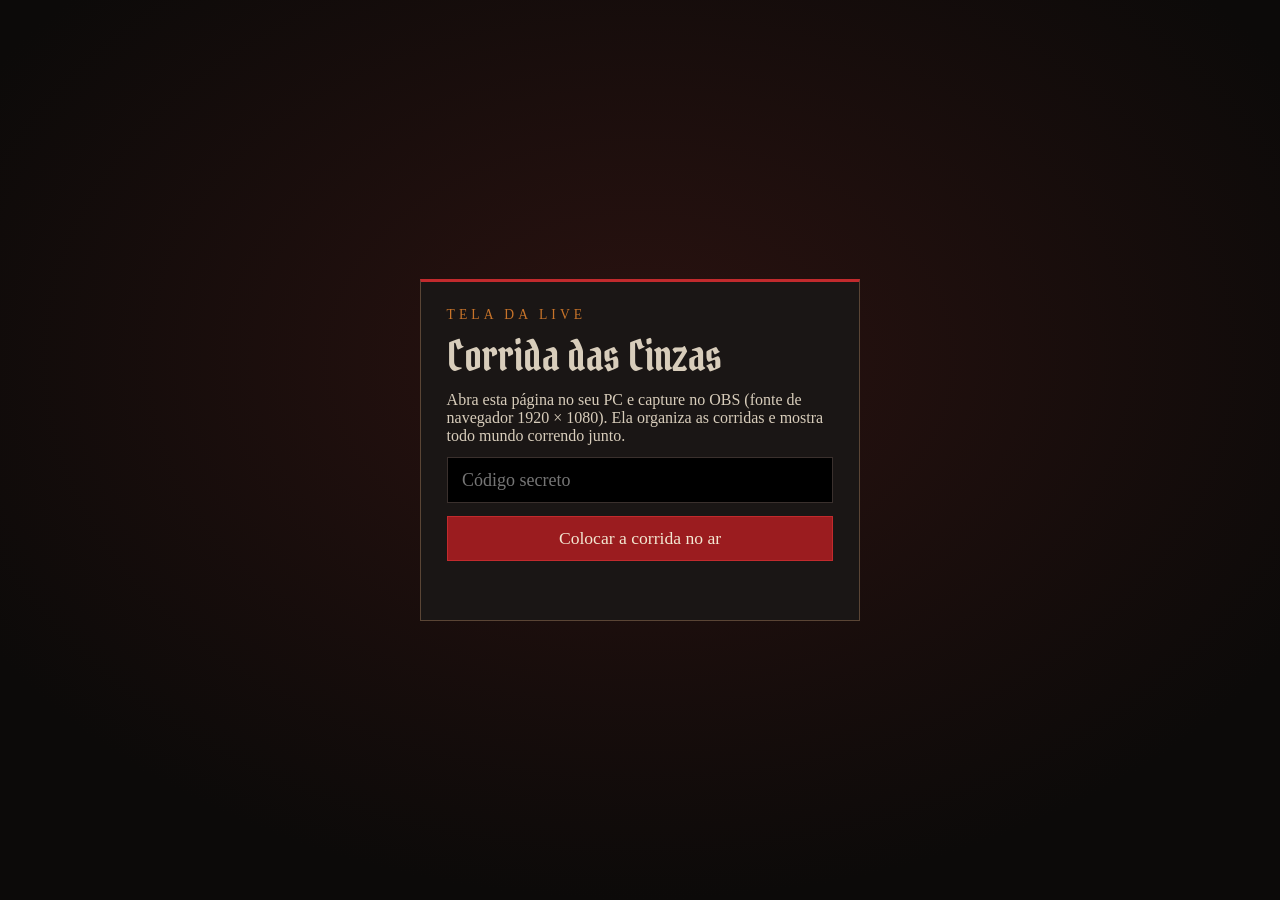
<file: arena.html>
<!doctype html>
<html lang="pt-BR">
<head>
<meta charset="utf-8"><meta name="referrer" content="strict-origin-when-cross-origin">
<meta http-equiv="Content-Security-Policy" content="object-src 'none'; base-uri 'self'; form-action 'self'">
<meta name="robots" content="noindex, nofollow">
<meta name="viewport" content="width=device-width,initial-scale=1">
<title>Corrida das Cinzas · tela da live</title>
<meta name="robots" content="noindex,nofollow">
<link rel="icon" type="image/png" href="assets/favicon.png">
<link href="https://fonts.googleapis.com/css2?family=Pirata+One&family=IM+Fell+English:ital@0;1&display=swap" rel="stylesheet">
<style>
*{margin:0;box-sizing:border-box}[hidden]{display:none!important}
html,body{height:100%;background:#000;color:#d8cdbb;font-family:"IM Fell English",Georgia,serif;overflow:hidden}
#palco{position:absolute;left:50%;top:50%;width:1920px;height:1080px;transform-origin:center;background:#0c0a09}
#cv{width:1920px;height:1080px;display:block}
#login{position:absolute;inset:0;display:grid;place-items:center;background:radial-gradient(60% 60% at 50% 40%,#2a1210,#0c0a09);z-index:5}
#login .c{width:min(92vw,440px);display:grid;gap:.8rem;padding:1.6rem;background:#1a1615;border:1px solid #5a4535;border-top:3px solid #c22a2d}
#login h1{font-family:"Pirata One",serif;font-weight:400;font-size:2.6rem;line-height:1}
#login input{padding:.7rem .9rem;background:#000;border:1px solid #3a302d;color:#d8cdbb;font:18px Georgia,serif}
button{font:inherit;cursor:pointer}
.b{padding:.7rem 1rem;background:#9b1c1f;border:1px solid #c22a2d;color:#f3e7d2;font-size:1.1rem}
.b2{padding:.45rem .8rem;background:rgba(12,10,9,.85);border:1px solid #c79a4f;color:#c79a4f;font-size:.95rem}
#msg{color:#c8742a;min-height:1.3em}
#ctrl{position:fixed;right:12px;bottom:12px;display:flex;gap:.5rem;align-items:center;z-index:4;transition:opacity .4s;background:rgba(12,10,9,.85);padding:.5rem;border:1px solid #3a302d}
#ctrl.some{opacity:0;pointer-events:none}
#ctrl span{font-size:.9rem;color:#a99d8b;max-width:360px}
</style>
</head>
<body>
<div id="palco"><canvas id="cv" width="1920" height="1080"></canvas></div>
<div id="login">
  <div class="c">
    <p style="letter-spacing:.3em;text-transform:uppercase;color:#c8742a;font-size:.85rem">Tela da live</p>
    <h1>Corrida das Cinzas</h1>
    <p>Abra esta página no seu PC e capture no OBS (fonte de navegador 1920 × 1080). Ela organiza as corridas e mostra todo mundo correndo junto.</p>
    <input id="cod" type="password" placeholder="Código secreto" autocomplete="current-password">
    <button class="b" id="entrar">Colocar a corrida no ar</button>
    <p id="msg"></p>
  </div>
</div>
<div id="ctrl" class="some">
  <span id="ctrl-st">Conectando...</span>
  <button class="b2" id="reiniciar">Encerrar corrida</button>
  <button class="b2" id="desligar">Tirar do ar</button>
</div>
<script src="content.js"></script>
<script src="rede.js"></script>
<script src="corrida-comum.js"></script>
<script src="corrida-live.js?v=3"></script>
</body></html>
</file>
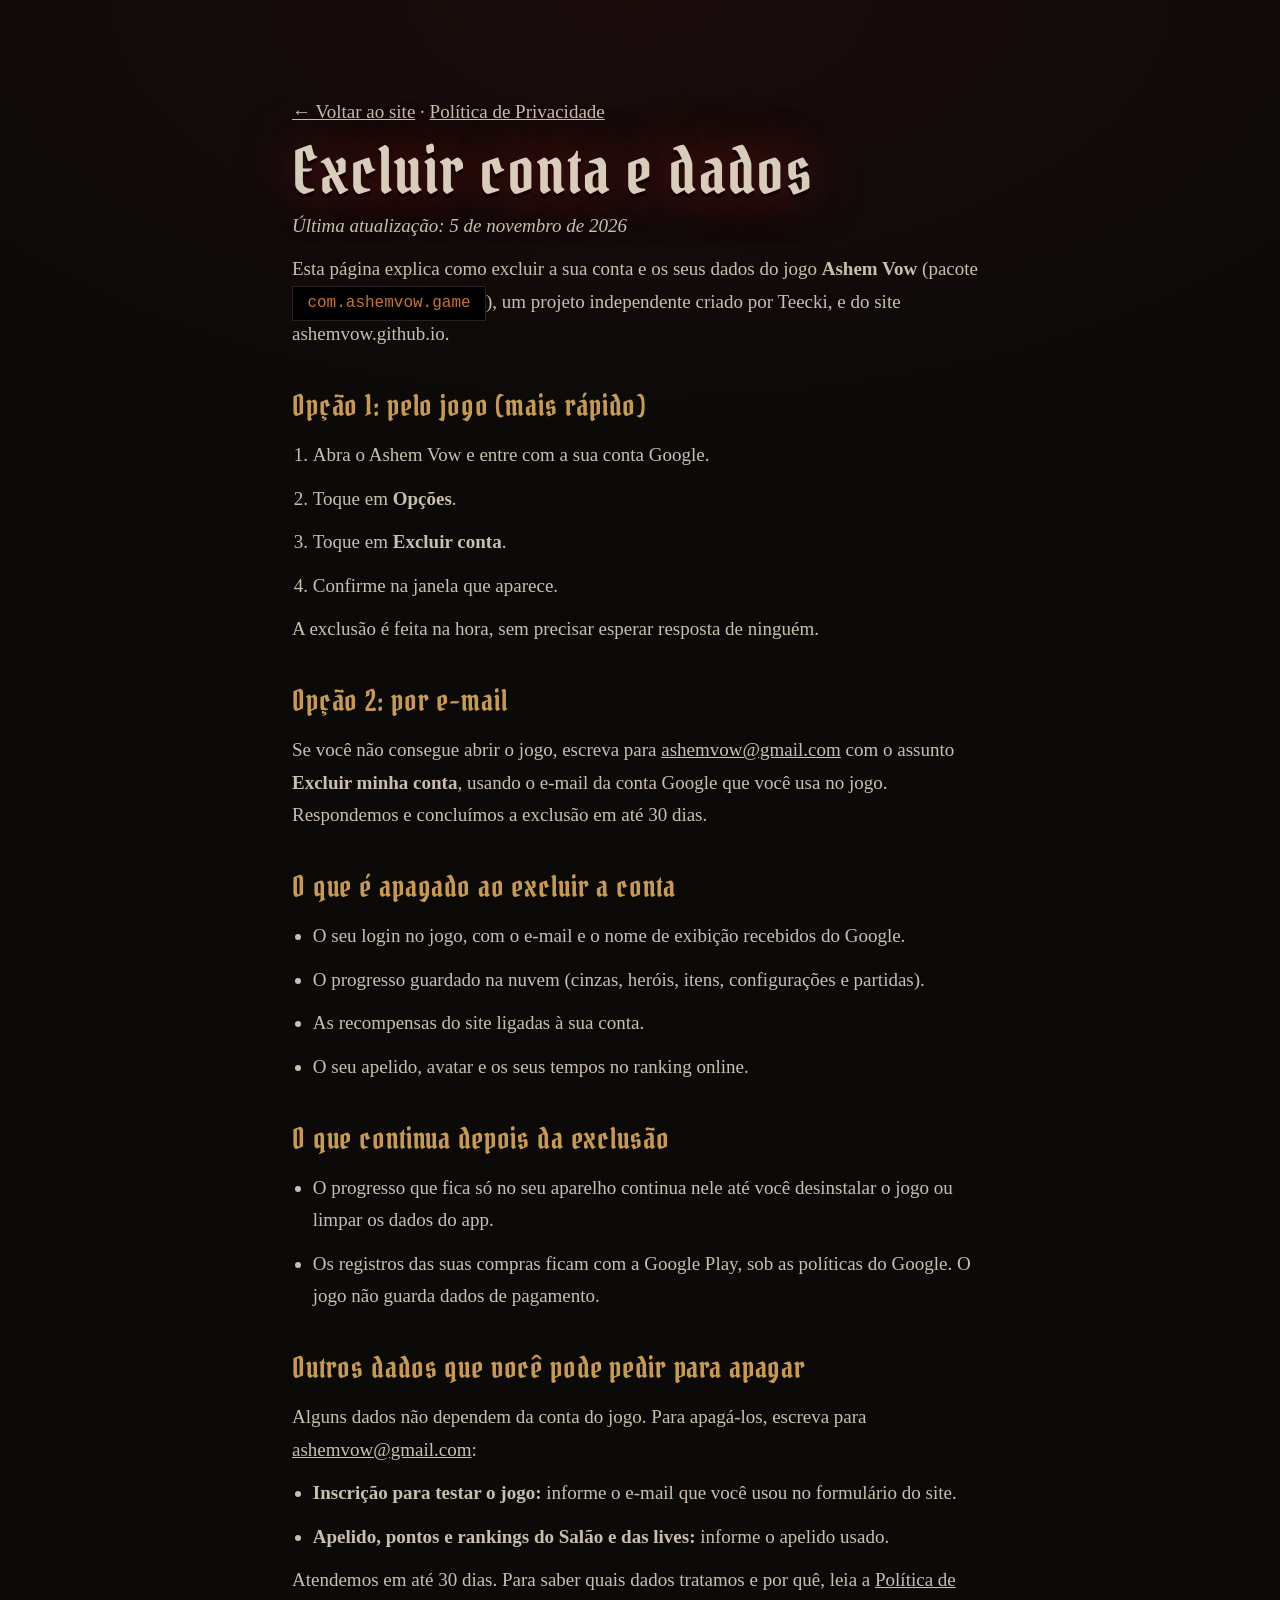
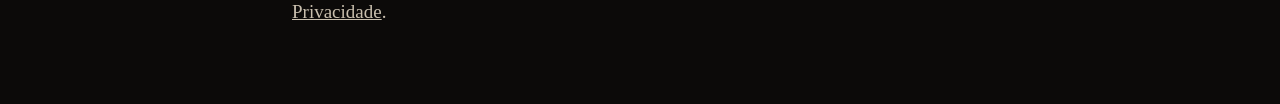
<file: excluir-conta.html>
<!doctype html>
<html lang="pt-BR">
<head>
<meta charset="utf-8"><meta name="referrer" content="strict-origin-when-cross-origin">
<meta http-equiv="Content-Security-Policy" content="object-src 'none'; base-uri 'self'; form-action 'self'">
<meta name="viewport" content="width=device-width,initial-scale=1">
<title>Excluir conta e dados · Ashem Vow</title>
<meta name="description" content="Como excluir a sua conta e os seus dados do jogo Ashem Vow e do site.">
<meta name="robots" content="index,follow">
<link rel="icon" type="image/png" href="assets/favicon.png">
<link href="https://fonts.googleapis.com/css2?family=Pirata+One&family=IM+Fell+English:ital@0;1&display=swap" rel="stylesheet">
<link rel="stylesheet" href="style.css">
<style>main.doc{max-width:760px;margin:0 auto;padding:6rem clamp(1rem,5vw,2rem) 4rem}main.doc h1{font-size:clamp(2.6rem,7vw,4rem);line-height:1;margin-bottom:.4rem}main.doc h2{font-size:1.8rem;margin:2rem 0 .5rem;color:var(--gold)}main.doc p,main.doc li{margin-bottom:.7rem;color:#c9bfae}main.doc ul,main.doc ol{padding-left:1.3rem}.upd{color:var(--mut);font-style:italic}</style>
</head>
<body>
<main class="doc">
<p><a href="index.html">← Voltar ao site</a> · <a href="privacidade.html">Política de Privacidade</a></p>
<h1>Excluir conta e dados</h1>
<p class="upd">Última atualização: 5 de novembro de 2026</p>

<p>Esta página explica como excluir a sua conta e os seus dados do jogo <strong>Ashem Vow</strong> (pacote <code>com.ashemvow.game</code>), um projeto independente criado por Teecki, e do site ashemvow.github.io.</p>

<h2>Opção 1: pelo jogo (mais rápido)</h2>
<ol>
<li>Abra o Ashem Vow e entre com a sua conta Google.</li>
<li>Toque em <strong>Opções</strong>.</li>
<li>Toque em <strong>Excluir conta</strong>.</li>
<li>Confirme na janela que aparece.</li>
</ol>
<p>A exclusão é feita na hora, sem precisar esperar resposta de ninguém.</p>

<h2>Opção 2: por e-mail</h2>
<p>Se você não consegue abrir o jogo, escreva para <a href="mailto:ashemvow@gmail.com?subject=Excluir%20minha%20conta%20Ashem%20Vow">ashemvow@gmail.com</a> com o assunto <strong>Excluir minha conta</strong>, usando o e-mail da conta Google que você usa no jogo. Respondemos e concluímos a exclusão em até 30 dias.</p>

<h2>O que é apagado ao excluir a conta</h2>
<ul>
<li>O seu login no jogo, com o e-mail e o nome de exibição recebidos do Google.</li>
<li>O progresso guardado na nuvem (cinzas, heróis, itens, configurações e partidas).</li>
<li>As recompensas do site ligadas à sua conta.</li>
<li>O seu apelido, avatar e os seus tempos no ranking online.</li>
</ul>

<h2>O que continua depois da exclusão</h2>
<ul>
<li>O progresso que fica só no seu aparelho continua nele até você desinstalar o jogo ou limpar os dados do app.</li>
<li>Os registros das suas compras ficam com a Google Play, sob as políticas do Google. O jogo não guarda dados de pagamento.</li>
</ul>

<h2>Outros dados que você pode pedir para apagar</h2>
<p>Alguns dados não dependem da conta do jogo. Para apagá-los, escreva para <a href="mailto:ashemvow@gmail.com">ashemvow@gmail.com</a>:</p>
<ul>
<li><strong>Inscrição para testar o jogo:</strong> informe o e-mail que você usou no formulário do site.</li>
<li><strong>Apelido, pontos e rankings do Salão e das lives:</strong> informe o apelido usado.</li>
</ul>
<p>Atendemos em até 30 dias. Para saber quais dados tratamos e por quê, leia a <a href="privacidade.html">Política de Privacidade</a>.</p>
</main>
</body></html>
</file>
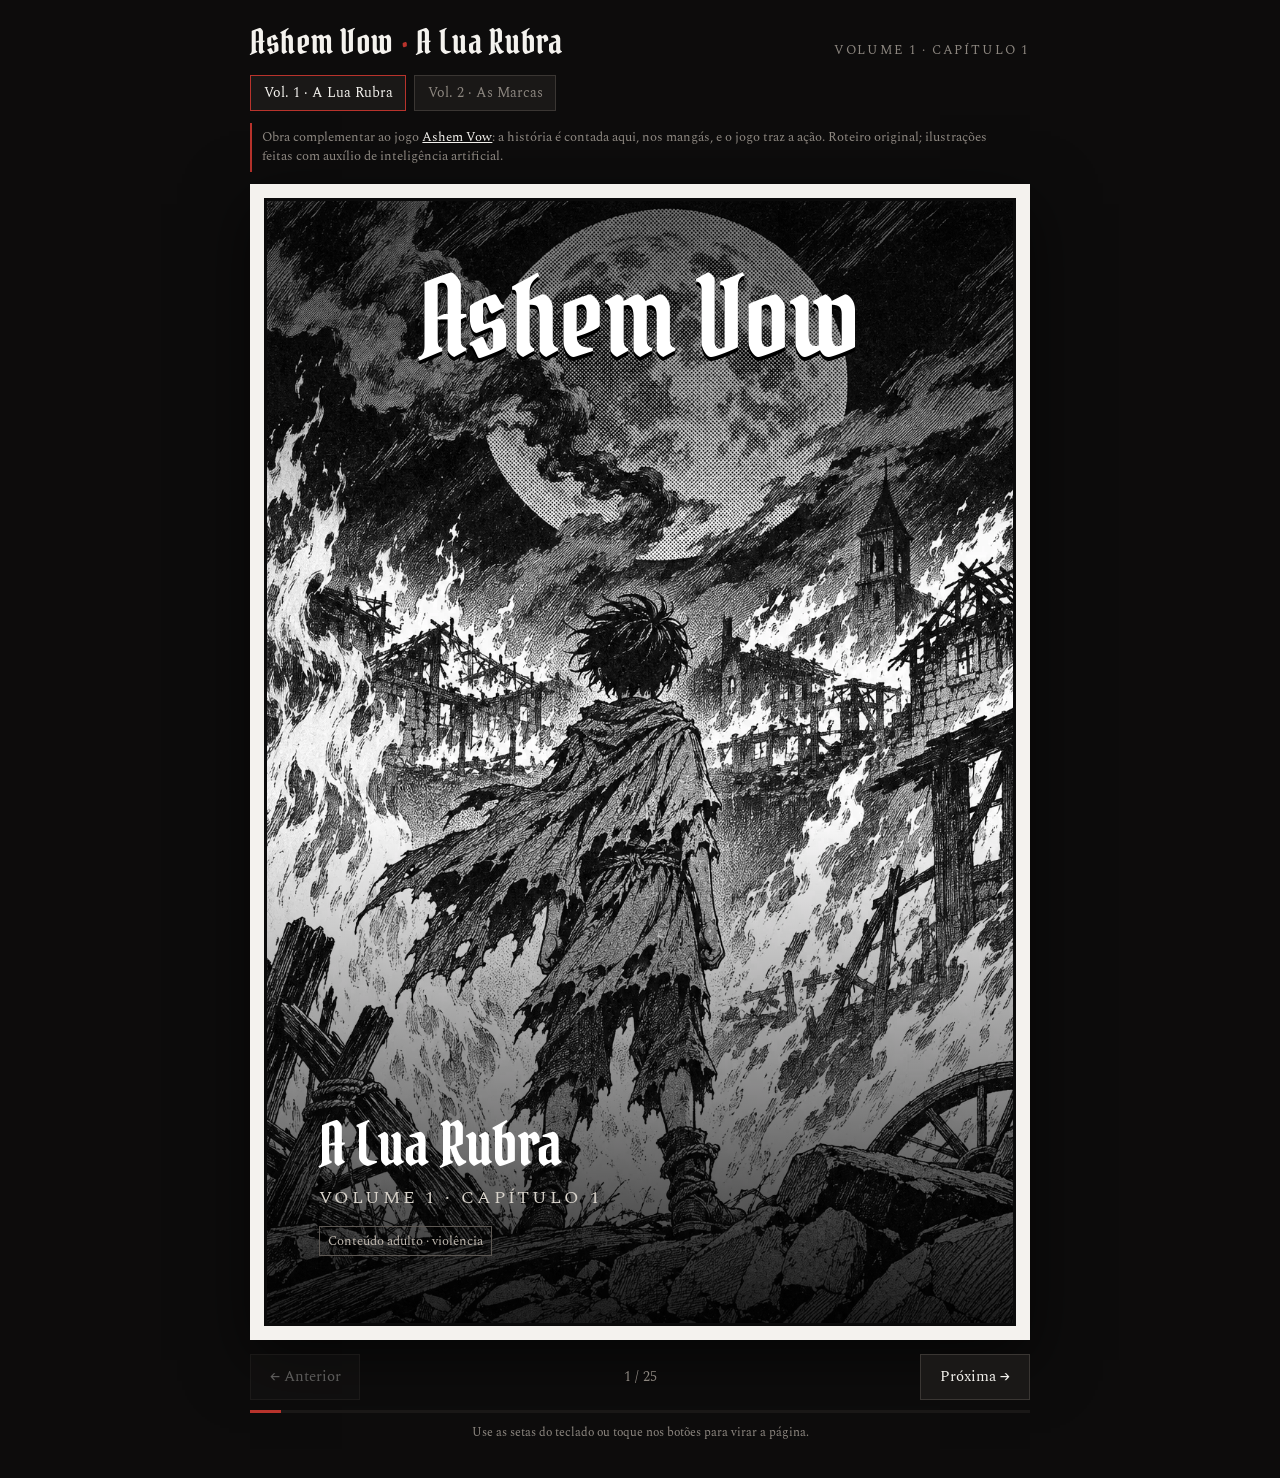
<file: manga.html>
<!doctype html>
<html lang="pt-BR"><head><meta charset="utf-8"><meta name="referrer" content="strict-origin-when-cross-origin">
<meta http-equiv="Content-Security-Policy" content="object-src 'none'; base-uri 'self'; form-action 'self'">
<title>Ashem Vow · Mangá</title>
<meta name="viewport" content="width=device-width,initial-scale=1,viewport-fit=cover">
<meta name="description" content="Mangá oficial de Ashem Vow. Volume 1: A Lua Rubra. Volume 2: As Marcas. A história de Ashem Vow contada em mangá, obra complementar ao jogo.">
<meta property="og:title" content="Ashem Vow · Mangá (Volumes 1 e 2)">
<meta property="og:description" content="Obra complementar ao jogo Ashem Vow. Leia grátis.">
<meta property="og:image" content="https://ashemvow.github.io/assets/manga/capa.jpg">
<meta property="og:type" content="book">
<meta name="claude:viewport-fit-sides" content="cover">
<link rel="preconnect" href="https://fonts.googleapis.com">
<link rel="stylesheet" href="https://fonts.googleapis.com/css2?family=Pirata+One&family=Spectral:ital,wght@0,500;1,500&family=Comic+Neue:wght@700&display=swap">
<style>
/* Layout: a single paper manga page centered on a dark reading desk; one page at a time, rows of panels with black gutters. Single deliberate look (paper on ink). */
:root{
  --desk:#0d0c0c; --desk-2:#1a1817; --paper:#f4f2ee; --ink:#0b0b0b; --muted:#8d8780; --ember:#b8332c;
  --f-title:"Pirata One","UnifrakturCook",Georgia,serif;
  --f-narr:"Spectral",Georgia,"Times New Roman",serif;
  --f-talk:"Comic Neue","Comic Sans MS","Trebuchet MS",sans-serif;
  color-scheme:dark;
}
*{box-sizing:border-box}
html,body{background:var(--desk);color:var(--paper)}
body{font-family:var(--f-narr);padding-left:max(16px,env(safe-area-inset-left,0px));padding-right:max(16px,env(safe-area-inset-right,0px));padding-block:12px 28px}
.topo{max-width:780px;margin:0 auto 12px;display:flex;align-items:baseline;justify-content:space-between;gap:12px;flex-wrap:wrap}
.topo h1{font-family:var(--f-title);font-weight:400;font-size:clamp(24px,5vw,34px);margin:0;letter-spacing:.02em}
.topo h1 span{color:var(--ember)}
.topo .vol{font-size:13px;letter-spacing:.14em;text-transform:uppercase;color:var(--muted)}
.folha{max-width:780px;margin:0 auto;background:var(--paper);padding:14px;box-shadow:0 20px 60px rgba(0,0,0,.6)}
.linha{display:flex;gap:10px;margin-bottom:10px}
.linha:last-child{margin-bottom:0}
.q{position:relative;flex:1 1 0;min-width:0;background:var(--ink);border:3px solid var(--ink);overflow:hidden;container-type:inline-size}
.q img{display:block;width:100%;height:100%;object-fit:cover;max-width:100%}
.caixas{position:absolute;inset:8px;display:flex;flex-direction:column;justify-content:space-between;gap:6px;pointer-events:none}
.top,.bot{display:flex;flex-direction:column;gap:6px}
.top{align-items:flex-start}.bot{align-items:flex-end}
.narr{background:var(--paper);color:var(--ink);border:2px solid var(--ink);font-family:var(--f-narr);font-style:italic;font-size:clamp(12px,3.4cqw,17px);line-height:1.35;padding:.45em .7em;max-width:78%;box-shadow:3px 3px 0 var(--ink)}
.bal{position:relative;background:#fff;color:var(--ink);border:2px solid var(--ink);border-radius:50%/42%;font-family:var(--f-talk);font-weight:700;font-size:clamp(12px,3.6cqw,18px);line-height:1.2;padding:.8em 1.2em;max-width:72%;text-align:center;text-transform:uppercase}
.bal small{display:block;font-size:.62em;letter-spacing:.12em;color:#6a6560;margin-bottom:.15em}
.bal::after{content:"";position:absolute;bottom:-12px;right:24%;border:7px solid transparent;border-top:12px solid var(--ink);border-bottom:0}
.bal::before{content:"";position:absolute;bottom:-8px;right:calc(24% + 2px);border:5px solid transparent;border-top:9px solid #fff;border-bottom:0;z-index:1}
.bal.sus{border-style:dashed;background:rgba(255,255,255,.88);font-style:italic}
.bal.sus::after,.bal.sus::before{display:none}
.capa{position:absolute;inset:0;display:flex;flex-direction:column;justify-content:flex-end;padding:7% 7% 9%;background:linear-gradient(180deg,rgba(0,0,0,.55) 0%,rgba(0,0,0,0) 30%,rgba(0,0,0,0) 55%,rgba(0,0,0,.85) 100%)}
.capa .marca{position:absolute;top:6%;left:7%;right:7%;font-family:var(--f-title);font-size:clamp(44px,15cqw,110px);line-height:.9;color:#fff;text-align:center;text-shadow:0 4px 0 #000}
.capa .t{font-family:var(--f-title);font-size:clamp(26px,8cqw,60px);color:#fff;line-height:1}
.capa .s{font-size:clamp(13px,3.6cqw,18px);color:#d9d4cc;letter-spacing:.16em;text-transform:uppercase;margin-top:.5em}
.capa .aviso{margin-top:1.2em;font-size:clamp(11px,2.8cqw,13px);color:#bdb6ad;border:1px solid #5d5853;display:inline-block;padding:.3em .6em;align-self:flex-start}
.fimtag{position:absolute;right:8px;bottom:8px;font-family:var(--f-title);font-size:clamp(18px,6cqw,30px);color:#fff;background:#000;padding:.1em .5em}
.nav{max-width:780px;margin:14px auto 0;display:flex;align-items:center;justify-content:space-between;gap:10px}
.nav button{font-family:var(--f-narr);font-size:15px;background:var(--desk-2);color:var(--paper);border:1px solid #3a3633;padding:.7em 1.1em;cursor:pointer;min-width:110px}
.nav button:hover:not(:disabled){border-color:var(--ember)}
.nav button:focus-visible{outline:2px solid var(--ember);outline-offset:2px}
.nav button:disabled{opacity:.35;cursor:default}
.cont{font-variant-numeric:tabular-nums;color:var(--muted);font-size:14px;text-align:center}
.barra{height:3px;background:var(--desk-2);max-width:780px;margin:10px auto 0}
.barra i{display:block;height:100%;background:var(--ember);width:0;transition:width .3s}
.final{max-width:780px;margin:0 auto;background:var(--paper);color:var(--ink);padding:clamp(28px,7vw,64px);text-align:center}
.final h2{font-family:var(--f-title);font-weight:400;font-size:clamp(34px,8vw,56px);margin:0 0 .2em;text-wrap:balance}
.final p{max-width:52ch;margin:0 auto 1em;font-size:17px;line-height:1.6}
.final a{color:var(--ember)}
.selo{max-width:780px;margin:0 auto 12px;font-size:13px;line-height:1.5;color:var(--muted);border-left:2px solid var(--ember);padding:.4em .8em}
.selo a{color:var(--paper)}
.btn-final{display:inline-block;margin-top:.6em;background:var(--ember);color:#fff!important;text-decoration:none;font-family:var(--f-title);font-size:24px;padding:.35em 1.1em}
.vols{max-width:780px;margin:0 auto 12px;display:flex;gap:8px;flex-wrap:wrap}
.vols button{font-family:var(--f-narr);font-size:14px;background:var(--desk-2);color:var(--muted);border:1px solid #3a3633;padding:.45em .9em;cursor:pointer}
.vols button[aria-current="true"]{color:var(--paper);border-color:var(--ember)}
.vols button:focus-visible{outline:2px solid var(--ember);outline-offset:2px}
.dica{max-width:780px;margin:10px auto 0;color:var(--muted);font-size:12px;text-align:center}
@media (max-width:560px){
  .folha{padding:8px}
  .linha{flex-direction:column;gap:8px;margin-bottom:8px}
  .q{flex:none;width:100%}
  .narr,.bal{max-width:88%}
}
@media (prefers-reduced-motion:reduce){.barra i{transition:none}}
</style>
</head><body>

<header class="topo">
  <h1><a href="index.html" style="color:inherit;text-decoration:none">Ashem Vow</a> <span>·</span> <b id="titulo" style="font-weight:400">A Lua Rubra</b></h1>
  <div class="vol" id="volcap">Volume 1 · Capítulo 1</div>
</header>
<nav class="vols" id="vols" aria-label="Volumes"></nav>
<p class="selo">Obra complementar ao jogo <a href="index.html">Ashem Vow</a>: a história é contada aqui, nos mangás, e o jogo traz a ação. Roteiro original; ilustrações feitas com auxílio de inteligência artificial.</p>
<main id="palco"></main>
<nav class="nav" aria-label="Páginas">
  <button id="ant" type="button">← Anterior</button>
  <div class="cont" id="cont">1 / 25</div>
  <button id="prox" type="button">Próxima →</button>
</nav>
<div class="barra"><i id="barra"></i></div>
<p class="dica">Use as setas do teclado ou toque nos botões para virar a página.</p>

<script>
const VOLUMES = [{"titulo": "A Lua Rubra", "cap": "Volume 1 · Capítulo 1", "paginas": [{"l": [1], "q": [{"i": "assets/manga/q01.webp?v=2", "r": "2/3", "capa": true}]}, {"l": [1, 2], "q": [{"i": "assets/manga/q02.webp?v=2", "r": "16/9", "n": "Havia uma vila no fim do mundo. Não tinha nome nos mapas. Os poucos que passavam chamavam de Vau-Cinzento."}, {"i": "assets/manga/q03.webp?v=2", "r": "1/1", "f": [["Ren", "Tá frio hoje, né?"]]}, {"i": "assets/manga/q04.webp?v=2", "r": "1/1", "f": [["Tomé", "Ren! Solta isso! Isso tá em brasa!"]]}]}, {"l": [2, 1], "q": [{"i": "assets/manga/q05.webp?v=2", "r": "1/1", "f": [["Ilsa", "Quantas vezes eu vou ter que dizer? Longe da forja."], ["Ren", "Mas não dói, mãe."]]}, {"i": "assets/manga/q06.webp?v=2", "r": "1/1", "f": [["Ilsa", "É isso que me assusta."]]}, {"i": "assets/manga/q07.webp?v=2", "r": "16/9", "f": [["Ilsa", "Que música é essa?"], ["Ren", "A menina do gelo canta toda noite. Você não escuta?"]]}]}, {"l": [1, 1], "q": [{"i": "assets/manga/q08.webp?v=2", "r": "16/9", "n": "Desde que se lembrava, ele sonhava com a mesma menina. Ela cantava do outro lado de uma parede de gelo."}, {"i": "assets/manga/q09.webp?v=2", "r": "16/9", "f": [["Menina", "...irmão..."]]}]}, {"l": [2, 1], "q": [{"i": "assets/manga/q10.webp?v=2", "r": "1/1", "n": "Três dias antes, os cães começaram a uivar. E não pararam mais."}, {"i": "assets/manga/q11.webp?v=2", "r": "1/1", "f": [["Mascate", "Vi soldados no vale. Armadura escura. Nenhuma bandeira."]]}, {"i": "assets/manga/q12.webp?v=2", "r": "16/9"}]}, {"l": [1, 2], "q": [{"i": "assets/manga/q13.webp?v=2", "r": "16/9", "n": "No fundo do baú, ela guardava um pergaminho que nunca tinha mostrado a ninguém."}, {"i": "assets/manga/q14.webp?v=2", "r": "1/1", "f": [["Sacerdote", "Crie como se fosse seu."]]}, {"i": "assets/manga/q15.webp?v=2", "r": "1/1", "n": "Ela criou. E amou de verdade."}]}, {"l": [1, 2], "q": [{"i": "assets/manga/q16.webp?v=2", "r": "16/9", "f": [["Ilsa", "Não pergunta nada. Só anda."]]}, {"i": "assets/manga/q17.webp?v=2", "r": "1/1"}, {"i": "assets/manga/q18.webp?v=2", "r": "1/1", "n": "A estrada estava vigiada. Eles voltaram para casa antes que o sol nascesse."}]}, {"l": [1, 2], "q": [{"i": "assets/manga/q19.webp?v=2", "r": "16/9", "n": "Naquela noite, a lua subiu vermelha."}, {"i": "assets/manga/q20.webp?v=2", "r": "1/1", "f": [["Velha", "Lua de sangue... isso nunca é bom sinal."]]}, {"i": "assets/manga/q21.webp?v=2", "r": "1/1"}]}, {"l": [1, 1], "q": [{"i": "assets/manga/q22.webp?v=2", "r": "16/9", "n": "Vieram em silêncio. Carregavam tochas como quem carrega uma sentença."}, {"i": "assets/manga/q23.webp?v=2", "r": "16/9", "f": [["Vorn", "Cada um sabe a sua casa. Ninguém sai do vale."]]}]}, {"l": [1, 1], "q": [{"i": "assets/manga/q24.webp?v=2", "r": "2/1", "n": "Ninguém gritou ordem alguma."}, {"i": "assets/manga/q25.webp?v=2", "r": "16/9", "n": "O fogo caiu sobre os telhados como se já estivesse escrito."}]}, {"l": [2, 1], "q": [{"i": "assets/manga/q26.webp?v=2", "r": "1/1"}, {"i": "assets/manga/q27.webp?v=2", "r": "1/1", "f": [["Ferreiro", "Na minha forja, não!"]]}, {"i": "assets/manga/q28.webp?v=2", "r": "16/9"}]}, {"l": [1, 2], "q": [{"i": "assets/manga/q29.webp?v=2", "r": "16/9", "n": "Na ponte, uma batedora fechava a saída do vale."}, {"i": "assets/manga/q30.webp?v=2", "r": "1/1", "f": [["Tomé", "Ren! Corre!"]]}, {"i": "assets/manga/q31.webp?v=2", "r": "1/1", "n": "Ren nunca mais viu Tomé."}]}, {"l": [1, 2], "q": [{"i": "assets/manga/q32.webp?v=2", "r": "16/9"}, {"i": "assets/manga/q33.webp?v=2", "r": "1/1", "f": [["Marek", "Eu... eu não consigo."]]}, {"i": "assets/manga/q34.webp?v=2", "r": "1/1"}]}, {"l": [1, 2], "q": [{"i": "assets/manga/q35.webp?v=2", "r": "16/9", "f": [["Vorn", "Fraco."]]}, {"i": "assets/manga/q36.webp?v=2", "r": "1/1"}, {"i": "assets/manga/q37.webp?v=2", "r": "1/1", "n": "Marek nunca esqueceu aquela cena. Nem o menino que viu logo depois."}]}, {"l": [1, 2], "q": [{"i": "assets/manga/q38.webp?v=2", "r": "16/9", "f": [["Ilsa", "Fica aqui. Não sai por nada."]]}, {"i": "assets/manga/q39.webp?v=2", "r": "1/1", "f": [["Ilsa", "Você não é o que eles acham que você é."]]}, {"i": "assets/manga/q40.webp?v=2", "r": "1/1", "f": [["Ilsa", "Você é meu."]]}]}, {"l": [1, 1], "q": [{"i": "assets/manga/q41.webp?v=2", "r": "16/9"}, {"i": "assets/manga/q42.webp?v=2", "r": "16/9", "n": "Ela foi morta na porta de casa. E a casa veio abaixo."}]}, {"l": [2, 1], "q": [{"i": "assets/manga/q43.webp?v=2", "r": "1/1"}, {"i": "assets/manga/q44.webp?v=2", "r": "1/1"}, {"i": "assets/manga/q45.webp?v=2", "r": "16/9", "f": [["Ren", "Mãe...?"]]}]}, {"l": [1], "q": [{"i": "assets/manga/q46.webp?v=2", "r": "2/3", "n": "Ele caminhou para dentro das chamas. E as chamas se abriram, como quem reconhece alguém."}]}, {"l": [2, 1], "q": [{"i": "assets/manga/q47.webp?v=2", "r": "1/1", "f": [["Soldado", "Ele... ele não queima."]]}, {"i": "assets/manga/q48.webp?v=2", "r": "1/1"}, {"i": "assets/manga/q49.webp?v=2", "r": "16/9", "n": "Ele não queimou. Nem uma vez."}]}, {"l": [1, 1], "q": [{"i": "assets/manga/q50.webp?v=2", "r": "2/1", "f": [["Vorn", "A Chave está colhida."]]}, {"i": "assets/manga/q51.webp?v=2", "r": "16/9", "f": [["Vorn", "Ninguém toca nele. Até a próxima lua."]]}]}, {"l": [1, 1], "q": [{"i": "assets/manga/q52.webp?v=2", "r": "16/9", "n": "Quando tudo acabou, só restava ele."}, {"i": "assets/manga/q53.webp?v=2", "r": "16/9"}]}, {"l": [1], "q": [{"i": "assets/manga/q54.webp?v=2", "r": "2/3", "n": "As cinzas se ergueram. Giraram em volta dele. E sussurraram um nome que ele não lembrava ter.", "f": [["Cinzas", "Garrick..."]]}]}, {"l": [1, 2], "q": [{"i": "assets/manga/q55.webp?v=2", "r": "2/1", "f": [["Ren", "Garrick...? Esse não é o meu nome..."]]}, {"i": "assets/manga/q56.webp?v=2", "r": "1/1", "f": [["Ren", "Mãe... qual era o seu rosto?"]]}, {"i": "assets/manga/q57.webp?v=2", "r": "1/1", "n": "Foi o primeiro fio cortado."}]}, {"l": [2, 2], "q": [{"i": "assets/manga/q58.webp?v=2", "r": "1/1", "n": "Na mesma madrugada, em lugares diferentes do mundo..."}, {"i": "assets/manga/q59.webp?v=2", "r": "1/1"}, {"i": "assets/manga/q60.webp?v=2", "r": "1/1", "n": "...doze pessoas acordaram com um símbolo ardendo na pele."}, {"i": "assets/manga/q61.webp?v=2", "r": "1/1", "n": "E um menino sem nome saiu de Vau-Cinzento com uma única pergunta. Por quê?", "fim": true}]}], "fim": ["Vau-Cinzento virou cinza numa única noite. Ren saiu de lá sem casa, sem mãe e com um nome que não é o dele.", "Doze pessoas acordaram com a mesma marca na pele. No Volume 2, cada uma descobre o preço."]}, {"titulo": "As Marcas", "cap": "Volume 2 · Capítulos 2 a 4", "paginas": [{"l": [1], "q": [{"i": "assets/manga/v2/r01.webp?v=2", "r": "2/3", "capa": true}]}, {"l": [1, 2], "q": [{"i": "assets/manga/v2/r02.webp?v=2", "r": "16/9", "n": "Pedra-Funda. Uma cidade de minas, a dez dias de caminhada do que sobrou de Vau-Cinzento."}, {"i": "assets/manga/v2/r03.webp?v=2", "r": "1/1", "n": "Ele não lembrava do rosto dela. Lembrava só da frase."}, {"i": "assets/manga/v2/r04.webp?v=2", "r": "1/1", "f": [["Ren", "...você é meu..."]]}]}, {"l": [2, 1], "q": [{"i": "assets/manga/v2/r05.webp?v=2", "r": "1/1", "f": [["Padeira", "Ei. Ei, menino. Você tá vivo?"]]}, {"i": "assets/manga/v2/r06.webp?v=2", "r": "1/1", "f": [["Ren", "Desculpa. Eu já vou."]]}, {"i": "assets/manga/v2/r07.webp?v=2", "r": "16/9", "f": [["Otto", "Come devagar. Ninguém vai tirar de você."], ["Hilda", "Como é seu nome?"]]}]}, {"l": [1, 2], "q": [{"i": "assets/manga/v2/r08.webp?v=2", "r": "2/1", "n": "Ren era o nome que ela tinha dado. Ele não conseguia dizer em voz alta.", "f": [["Ren", "...Garrick."]]}, {"i": "assets/manga/v2/r09.webp?v=2", "r": "1/1", "n": "Foi o nome que as cinzas sussurraram. Pareceu mais verdadeiro que o outro."}, {"i": "assets/manga/v2/r10.webp?v=2", "r": "1/1", "f": [["Otto", "Garrick. Sabe sovar massa, Garrick?"]]}]}, {"l": [2, 2], "q": [{"i": "assets/manga/v2/r11.webp?v=2", "r": "1/1", "n": "Uma semana."}, {"i": "assets/manga/v2/r12.webp?v=2", "r": "1/1", "f": [["Garrick", "Vai embora. Eu não tenho nada pra você."]]}, {"i": "assets/manga/v2/r13.webp?v=2", "r": "1/1", "f": [["Lia", "Se você não sorrir, eu como a sua parte."]]}, {"i": "assets/manga/v2/r14.webp?v=2", "r": "1/1", "n": "O forno nunca queimava a mão dele. Ele aprendeu a esconder isso."}]}, {"l": [1, 1], "q": [{"i": "assets/manga/v2/r15.webp?v=2", "r": "16/9", "n": "Garrick não viu. O leitor vê."}, {"i": "assets/manga/v2/r16.webp?v=2", "r": "2/1"}]}, {"l": [1, 2], "q": [{"i": "assets/manga/v2/r17.webp?v=2", "r": "16/9"}, {"i": "assets/manga/v2/r18.webp?v=2", "r": "1/1", "f": [["Garrick", "HILDA! OTTO!"]]}, {"i": "assets/manga/v2/r19.webp?v=2", "r": "1/1"}]}, {"l": [2, 1], "q": [{"i": "assets/manga/v2/r20.webp?v=2", "r": "1/1"}, {"i": "assets/manga/v2/r21.webp?v=2", "r": "1/1", "f": [["Mulher", "Ele saiu do fogo sem um arranhão."], ["Homem", "Coisa do diabo."]]}, {"i": "assets/manga/v2/r22.webp?v=2", "r": "16/9", "n": "Ninguém achou a causa do fogo. Garrick achou que tinha sido ele."}]}, {"l": [2, 2], "q": [{"i": "assets/manga/v2/r23.webp?v=2", "r": "1/1", "n": "Três dias depois, o cão."}, {"i": "assets/manga/v2/r24.webp?v=2", "r": "1/1"}, {"i": "assets/manga/v2/r25.webp?v=2", "r": "1/1", "n": "Uma semana depois, Lia não voltou para casa."}, {"i": "assets/manga/v2/r26.webp?v=2", "r": "1/1"}]}, {"l": [1, 1], "q": [{"i": "assets/manga/v2/r27.webp?v=2", "r": "2/1", "n": "A regra é simples e cruel. Todo mundo que cria um fio com a Chave é apagado. Ela precisa estar sozinha na próxima Lua Rubra."}, {"i": "assets/manga/v2/r28.webp?v=2", "r": "16/9", "n": "Garrick entendeu do jeito errado. Entendeu que era amaldiçoado.", "f": [["Garrick", "Ninguém mais chega perto."]]}]}, {"l": [1], "q": [{"i": "assets/manga/v2/r29.webp?v=2", "r": "2/3", "n": "Desde a noite da Lua Rubra, alguma coisa rachou no mundo. Nos lugares onde muita gente morreu ao mesmo tempo, começaram a sair criaturas feitas de lembrança podre."}]}, {"l": [2, 1], "q": [{"i": "assets/manga/v2/r30.webp?v=2", "r": "1/1", "n": "São a Fome vazando."}, {"i": "assets/manga/v2/r31.webp?v=2", "r": "1/1"}, {"i": "assets/manga/v2/r32.webp?v=2", "r": "16/9", "f": [["Aldeão", "Ele... ele não tem mais rosto."]]}]}, {"l": [1, 2], "q": [{"i": "assets/manga/v2/r33.webp?v=2", "r": "16/9", "n": "E na mesma noite, doze pessoas acordaram com uma Marca na pele. Cada Marca dá um poder. Cada Marca cobra uma lembrança."}, {"i": "assets/manga/v2/r34.webp?v=2", "r": "1/1", "n": "Brann fez guarda a primeira noite inteira na Catedral."}, {"i": "assets/manga/v2/r35.webp?v=2", "r": "1/1", "n": "Nunca mais dormiu."}]}, {"l": [2, 1], "q": [{"i": "assets/manga/v2/r36.webp?v=2", "r": "1/1", "n": "Vesper cantou o Juramento na missa."}, {"i": "assets/manga/v2/r37.webp?v=2", "r": "1/1", "n": "Uma nota simplesmente não saiu.", "f": [["Vesper", "..."]]}, {"i": "assets/manga/v2/r38.webp?v=2", "r": "16/9", "n": "Ysolde congelou o irmão, Aren, para salvá-lo da febre. Quando ergueu os olhos, o mundo tinha começado a andar mais rápido do que ela.", "f": [["Ysolde", "Só até eu achar a cura, Aren. Só até lá."]]}]}, {"l": [2, 2], "q": [{"i": "assets/manga/v2/r39.webp?v=2", "r": "1/1", "n": "Mordrek mordeu um pão."}, {"i": "assets/manga/v2/r40.webp?v=2", "r": "1/1", "n": "Tinha gosto de nada."}, {"i": "assets/manga/v2/r41.webp?v=2", "r": "1/1", "n": "Kaelor acordou com espinhos saindo dos braços."}, {"i": "assets/manga/v2/r42.webp?v=2", "r": "1/1", "n": "Ele não sentia mais a mão da esposa.", "f": [["Esposa", "Kaelor? Eu tô aqui."]]}]}, {"l": [1, 2], "q": [{"i": "assets/manga/v2/r43.webp?v=2", "r": "16/9", "n": "Orun abriu uma cova. As almas de todos que ele enterrou se levantaram para segui-lo."}, {"i": "assets/manga/v2/r44.webp?v=2", "r": "1/1", "n": "Lyra acertou um cervo a quinhentos passos."}, {"i": "assets/manga/v2/r45.webp?v=2", "r": "1/1", "n": "E não enxergou o próprio arco na mão."}]}, {"l": [2, 1], "q": [{"i": "assets/manga/v2/r46.webp?v=2", "r": "1/1", "n": "Yurinn costurou o fio de uma viúva até o marido morto."}, {"i": "assets/manga/v2/r47.webp?v=2", "r": "1/1", "f": [["Yurinn", "Qual era... o nome da minha mãe?"]]}, {"i": "assets/manga/v2/r48.webp?v=2", "r": "16/9", "n": "No fundo do Abismo, Irmão Brasa acordou vivo e frio. Não lembrava como tinha caído."}]}, {"l": [1, 2], "q": [{"i": "assets/manga/v2/r49.webp?v=2", "r": "16/9", "n": "Nos porões da Catedral, Dravik acordou acorrentado, com as mãos sujas de tinta.", "f": [["Dravik", "O que foi que eu escrevi?"]]}, {"i": "assets/manga/v2/r50.webp?v=2", "r": "1/1", "n": "Sombras sentiu a Marca arder."}, {"i": "assets/manga/v2/r51.webp?v=2", "r": "1/1", "n": "Selka também. No mesmo instante, a quilômetros dali."}]}, {"l": [1], "q": [{"i": "assets/manga/v2/r52.webp?v=2", "r": "16/9", "n": "Na Catedral, a Madre Superiora Cassia contou as Marcas no céu. Doze. Sabia exatamente o que significavam.", "f": [["Cassia", "Seis anos. Mantenham a Chave sozinha."]]}]}, {"l": [1], "q": [{"i": "assets/manga/v2/r53.webp?v=2", "r": "2/3", "n": "Seis anos depois."}]}, {"l": [2, 1], "q": [{"i": "assets/manga/v2/r54.webp?v=2", "r": "1/1", "f": [["Taverneiro", "Aquele ali é o Guardião das Cinzas."], ["Mercador", "O que anda dentro do fogo?"]]}, {"i": "assets/manga/v2/r55.webp?v=2", "r": "1/1", "n": "O cabelo dele foi ficando da cor da cinza. Ninguém sabia o nome verdadeiro. Nem ele."}, {"i": "assets/manga/v2/r56.webp?v=2", "r": "16/9", "f": [["Ancião", "Uma criatura leva uma pessoa por noite da nossa vila. Por favor."], ["Garrick", "Fiquem dentro de casa. E não me agradeçam."]]}]}, {"l": [1, 2], "q": [{"i": "assets/manga/v2/r57.webp?v=2", "r": "16/9", "n": "Aura de Brasas. O fogo não queima Garrick. O fogo obedece."}, {"i": "assets/manga/v2/r58.webp?v=2", "r": "1/1"}, {"i": "assets/manga/v2/r59.webp?v=2", "r": "1/1"}]}, {"l": [2, 1], "q": [{"i": "assets/manga/v2/r60.webp?v=2", "r": "1/1", "n": "Ele não fica. Nunca fica."}, {"i": "assets/manga/v2/r61.webp?v=2", "r": "1/1"}, {"i": "assets/manga/v2/r62.webp?v=2", "r": "16/9", "n": "À noite, ainda cantarola a canção da menina do gelo.", "f": [["Garrick", "Hm-hm... hmm..."]]}]}, {"l": [1, 1], "q": [{"i": "assets/manga/v2/r63.webp?v=2", "r": "16/9", "n": "E a lua, este ano, começou a ficar levemente vermelha."}, {"i": "assets/manga/v2/r64.webp?v=2", "r": "2/1", "n": "Faltam poucos meses para a próxima Lua Rubra.", "fim": true}]}], "fim": ["Garrick aprendeu que perto dele as pessoas morrem, e decidiu viver sozinho. Ele ainda não sabe quem está apagando cada fio.", "Seis anos depois, o Guardião das Cinzas caça criaturas pelas estradas. E a lua começou a ficar vermelha de novo."]}];
const SUSSURRO = new Set(["Menina","Cinzas"]);
let vi = 0, atual = 0;
const palco = document.getElementById("palco");
const esc = s => String(s).replace(/[&<>"]/g, c => ({"&":"&amp;","<":"&lt;",">":"&gt;",'"':"&quot;"}[c]));
const V = () => VOLUMES[vi];
const total = () => V().paginas.length + 1;

function quadro(q) {
  const el = document.createElement("div");
  el.className = "q"; el.style.aspectRatio = q.r;
  const img = new Image();
  img.src = q.i; img.alt = q.n || (q.f ? q.f.map(f => f[1]).join(" ") : "Quadro do mangá"); img.decoding = "async";
  el.appendChild(img);
  if (q.capa) {
    el.insertAdjacentHTML("beforeend", '<div class="capa"><div class="marca">Ashem Vow</div><div class="t">' + esc(V().titulo) + '</div><div class="s">' + esc(V().cap) + '</div><div class="aviso">Conteúdo adulto · violência</div></div>');
    return el;
  }
  const cx = document.createElement("div"); cx.className = "caixas";
  const top = document.createElement("div"); top.className = "top";
  const bot = document.createElement("div"); bot.className = "bot";
  if (q.n) top.insertAdjacentHTML("beforeend", '<div class="narr">' + esc(q.n) + "</div>");
  (q.f || []).forEach((f, k) => {
    const html = '<div class="bal' + (SUSSURRO.has(f[0]) ? " sus" : "") + '"><small>' + esc(f[0]) + "</small>" + esc(f[1]) + "</div>";
    (q.n || k > 0 ? bot : top).insertAdjacentHTML("beforeend", html);
  });
  cx.append(top, bot); el.appendChild(cx);
  if (q.fim) el.insertAdjacentHTML("beforeend", '<div class="fimtag">Fim</div>');
  return el;
}

function render() {
  const v = V(); palco.innerHTML = "";
  document.getElementById("titulo").textContent = v.titulo;
  document.getElementById("volcap").textContent = v.cap;
  document.title = "Ashem Vow · Mangá Volume " + (vi + 1);
  document.querySelectorAll("#vols button").forEach((b, i) => b.setAttribute("aria-current", i === vi ? "true" : "false"));
  if (atual < v.paginas.length) {
    const p = v.paginas[atual];
    const folha = document.createElement("div"); folha.className = "folha";
    let k = 0;
    p.l.forEach(n => {
      const linha = document.createElement("div"); linha.className = "linha";
      for (let j = 0; j < n; j++) linha.appendChild(quadro(p.q[k++]));
      folha.appendChild(linha);
    });
    palco.appendChild(folha);
  } else {
    const prox = VOLUMES[vi + 1];
    palco.innerHTML = '<section class="final"><h2>Fim do Volume ' + (vi + 1) + '</h2>' + v.fim.map(t => '<p>' + esc(t) + '</p>').join('') +
      (prox ? '<button type="button" class="btn-final" id="ir-prox">Ler o Volume ' + (vi + 2) + '</button>'
            : '<p>A história continua no próximo volume. O jogo Ashem Vow, para Android, é a parte da ação: lutar, sobreviver e evoluir com os heróis.</p><a class="btn-final" href="index.html#inscricao">Quero testar o jogo</a>') + '</section>';
    const b = document.getElementById("ir-prox"); if (b) b.onclick = () => ir(vi + 1, 0);
  }
  document.getElementById("cont").textContent = (atual + 1) + " / " + total();
  document.getElementById("barra").style.width = ((atual + 1) / total() * 100) + "%";
  document.getElementById("ant").disabled = atual === 0 && vi === 0;
  document.getElementById("prox").disabled = atual === total() - 1 && vi === VOLUMES.length - 1;
  const h = "#v" + (vi + 1) + "p" + (atual + 1);
  if (location.hash !== h) history.replaceState(null, "", h);
  const pp = v.paginas[atual + 1]; if (pp) pp.q.forEach(q => { const i = new Image(); i.src = q.i; });
}
function ir(v, p) {
  v = Math.max(0, Math.min(VOLUMES.length - 1, v));
  p = Math.max(0, Math.min(VOLUMES[v].paginas.length, p));
  vi = v; atual = p; render(); window.scrollTo({ top: 0 });
}
function avancar(d) {
  if (d > 0) { if (atual < total() - 1) ir(vi, atual + 1); else if (vi < VOLUMES.length - 1) ir(vi + 1, 0); }
  else { if (atual > 0) ir(vi, atual - 1); else if (vi > 0) ir(vi - 1, VOLUMES[vi - 1].paginas.length); }
}
document.getElementById("vols").innerHTML = VOLUMES.map((v, i) => '<button type="button" data-v="' + i + '">Vol. ' + (i + 1) + ' · ' + esc(v.titulo) + '</button>').join('');
document.querySelectorAll("#vols button").forEach(b => b.onclick = () => ir(+b.dataset.v, 0));
document.getElementById("ant").onclick = () => avancar(-1);
document.getElementById("prox").onclick = () => avancar(1);
addEventListener("keydown", e => { if (e.key === "ArrowRight") avancar(1); if (e.key === "ArrowLeft") avancar(-1); });
function doHash() {
  let m = /^#v(\d+)p(\d+)$/.exec(location.hash); if (m) return [+m[1] - 1, +m[2] - 1];
  m = /^#p(\d+)$/.exec(location.hash); if (m) return [0, +m[1] - 1];
  m = /^#v(\d+)$/.exec(location.hash); if (m) return [+m[1] - 1, 0];
  return [0, 0];
}
addEventListener("hashchange", () => { const [v, p] = doHash(); if (v !== vi || p !== atual) ir(v, p); });
{ const [v, p] = doHash(); ir(v, p); }
</script>
</body></html>
</file>
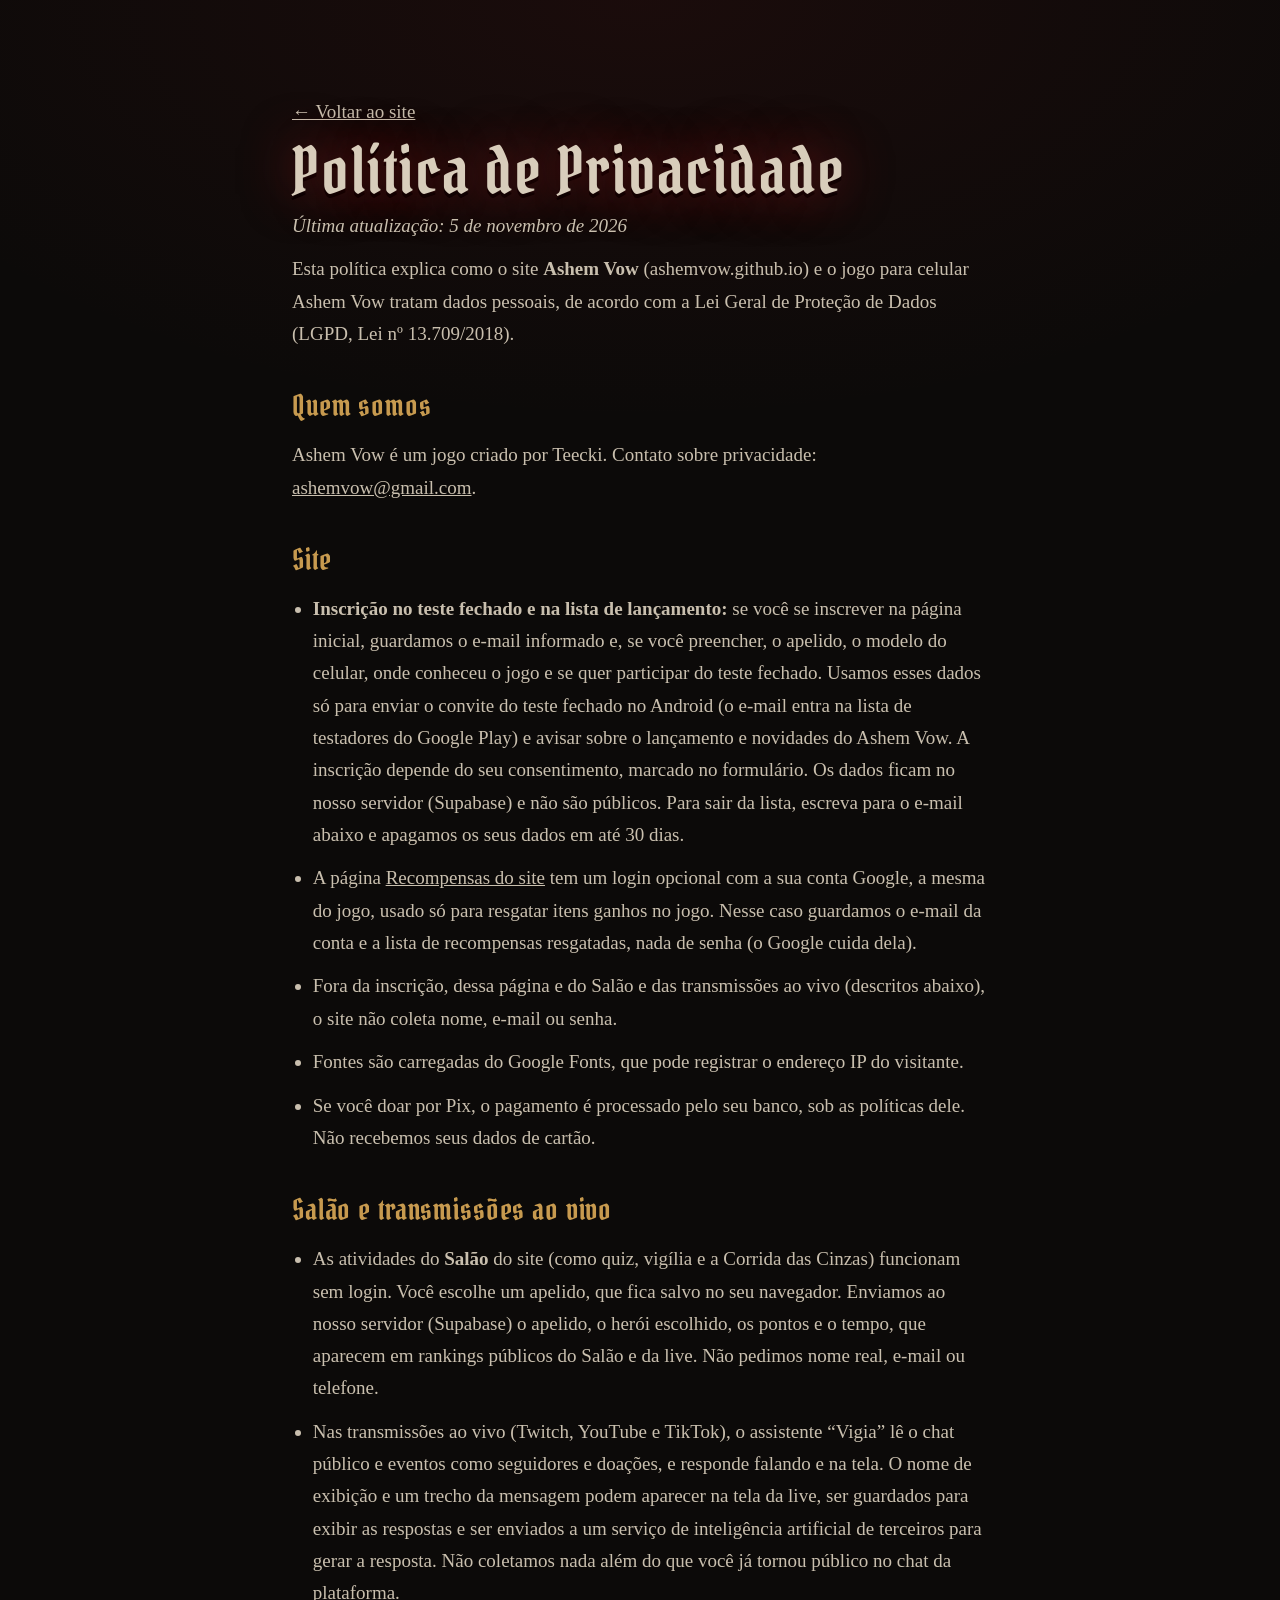
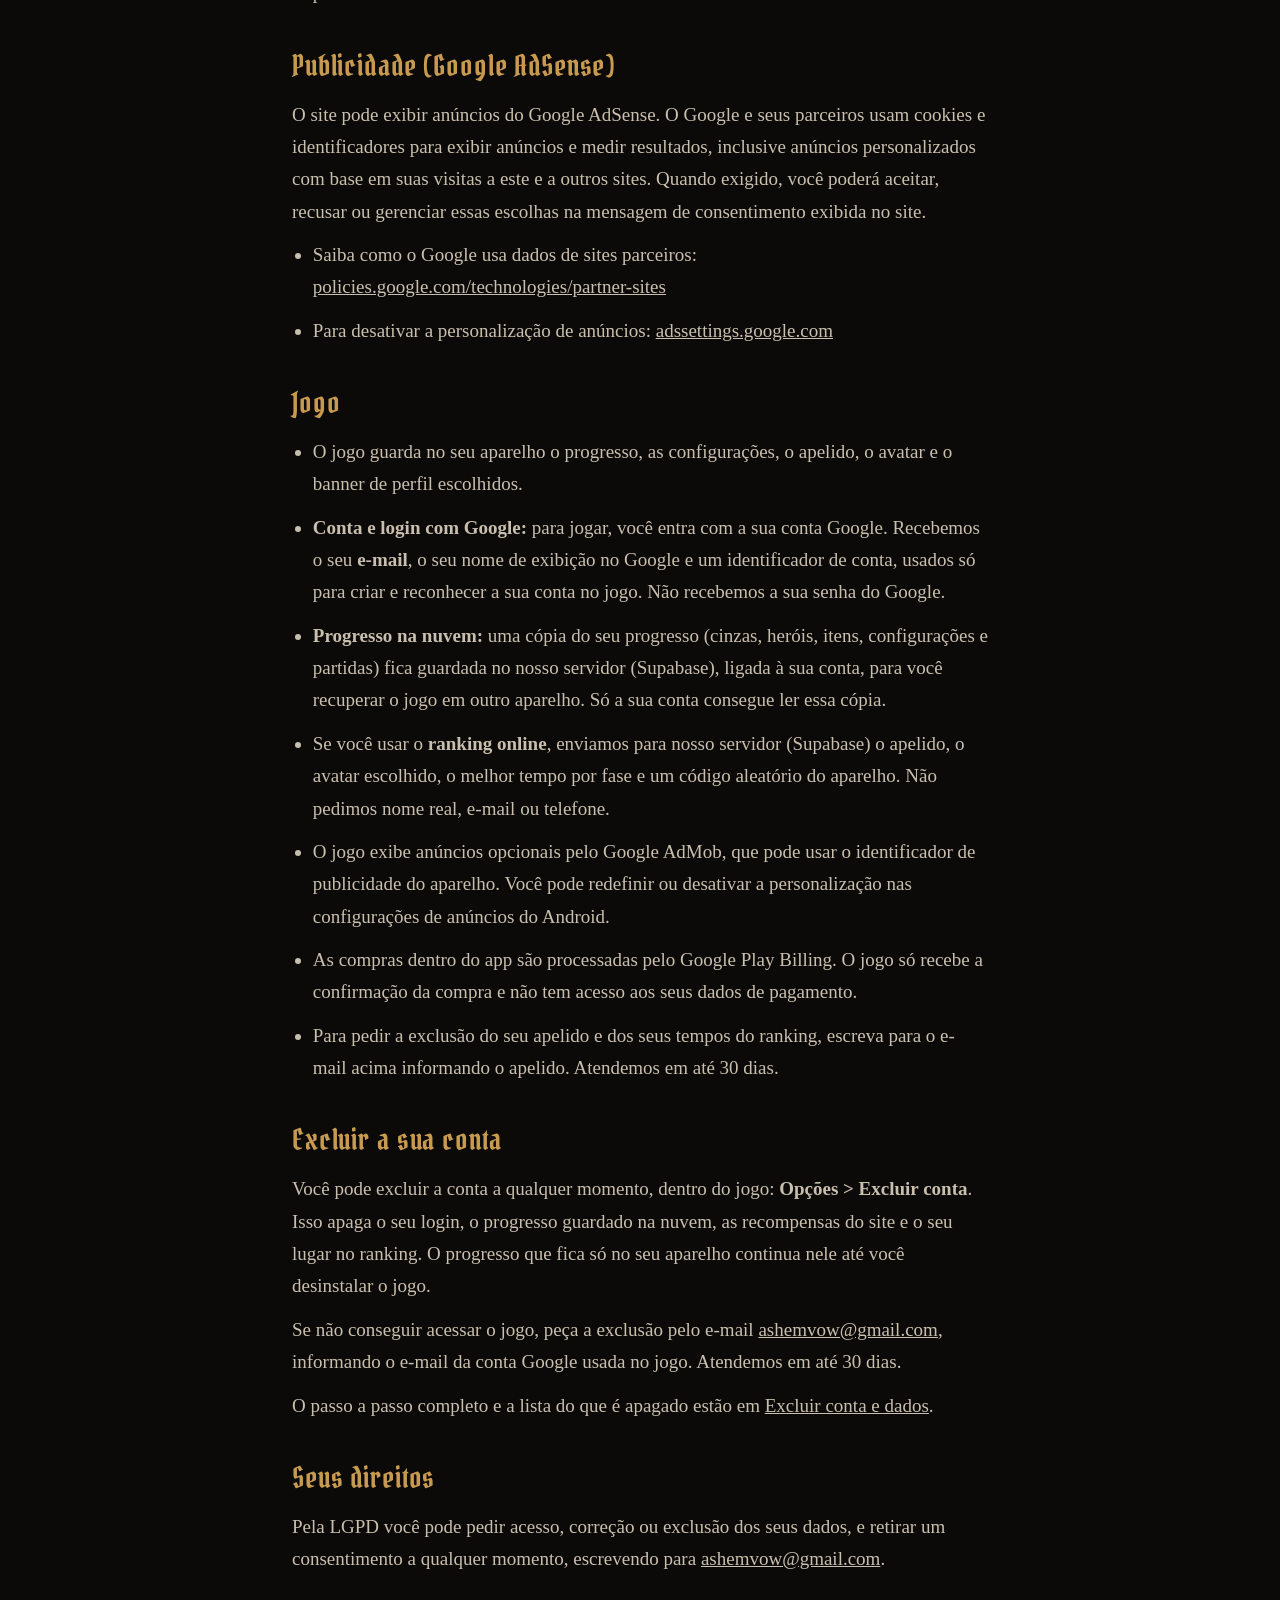
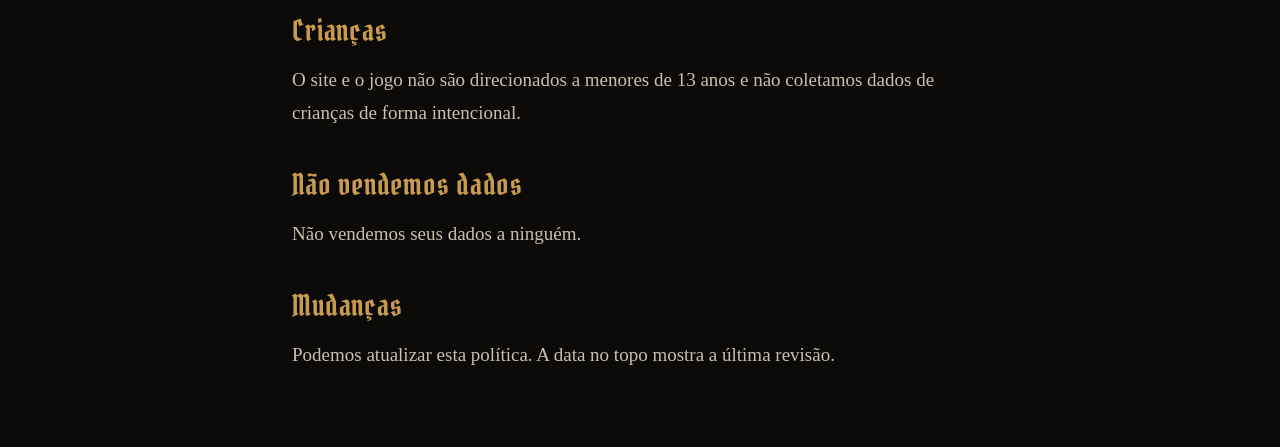
<file: privacidade.html>
<!doctype html>
<html lang="pt-BR">
<head>
<meta charset="utf-8"><meta name="referrer" content="strict-origin-when-cross-origin">
<meta http-equiv="Content-Security-Policy" content="object-src 'none'; base-uri 'self'; form-action 'self'">
<meta name="viewport" content="width=device-width,initial-scale=1">
<title>Política de Privacidade · Ashem Vow</title>
<meta name="robots" content="index,follow">
<link rel="icon" type="image/png" href="assets/favicon.png">
<link href="https://fonts.googleapis.com/css2?family=Pirata+One&family=IM+Fell+English:ital@0;1&display=swap" rel="stylesheet">
<link rel="stylesheet" href="style.css">
<style>main.doc{max-width:760px;margin:0 auto;padding:6rem clamp(1rem,5vw,2rem) 4rem}main.doc h1{font-size:clamp(2.6rem,7vw,4rem);line-height:1;margin-bottom:.4rem}main.doc h2{font-size:1.8rem;margin:2rem 0 .5rem;color:var(--gold)}main.doc p,main.doc li{margin-bottom:.7rem;color:#c9bfae}main.doc ul{padding-left:1.3rem}.upd{color:var(--mut);font-style:italic}</style>
<script async src="https://pagead2.googlesyndication.com/pagead/js/adsbygoogle.js?client=ca-pub-4655197030235579" crossorigin="anonymous"></script>
<meta name="google-adsense-account" content="ca-pub-4655197030235579">
</head>
<body>
<main class="doc">
<p><a href="index.html">← Voltar ao site</a></p>
<h1>Política de Privacidade</h1>
<p class="upd">Última atualização: 5 de novembro de 2026</p>

<p>Esta política explica como o site <strong>Ashem Vow</strong> (ashemvow.github.io) e o jogo para celular Ashem Vow tratam dados pessoais, de acordo com a Lei Geral de Proteção de Dados (LGPD, Lei nº 13.709/2018).</p>

<h2>Quem somos</h2>
<p>Ashem Vow é um jogo criado por Teecki. Contato sobre privacidade: <a href="mailto:ashemvow@gmail.com">ashemvow@gmail.com</a>.</p>

<h2>Site</h2>
<ul>
<li><strong>Inscrição no teste fechado e na lista de lançamento:</strong> se você se inscrever na página inicial, guardamos o e-mail informado e, se você preencher, o apelido, o modelo do celular, onde conheceu o jogo e se quer participar do teste fechado. Usamos esses dados só para enviar o convite do teste fechado no Android (o e-mail entra na lista de testadores do Google Play) e avisar sobre o lançamento e novidades do Ashem Vow. A inscrição depende do seu consentimento, marcado no formulário. Os dados ficam no nosso servidor (Supabase) e não são públicos. Para sair da lista, escreva para o e-mail abaixo e apagamos os seus dados em até 30 dias.</li>
<li>A página <a href="conta.html">Recompensas do site</a> tem um login opcional com a sua conta Google, a mesma do jogo, usado só para resgatar itens ganhos no jogo. Nesse caso guardamos o e-mail da conta e a lista de recompensas resgatadas, nada de senha (o Google cuida dela).</li>
<li>Fora da inscrição, dessa página e do Salão e das transmissões ao vivo (descritos abaixo), o site não coleta nome, e-mail ou senha.</li>
<li>Fontes são carregadas do Google Fonts, que pode registrar o endereço IP do visitante.</li>
<li>Se você doar por Pix, o pagamento é processado pelo seu banco, sob as políticas dele. Não recebemos seus dados de cartão.</li>
</ul>

<h2>Salão e transmissões ao vivo</h2>
<ul>
<li>As atividades do <strong>Salão</strong> do site (como quiz, vigília e a Corrida das Cinzas) funcionam sem login. Você escolhe um apelido, que fica salvo no seu navegador. Enviamos ao nosso servidor (Supabase) o apelido, o herói escolhido, os pontos e o tempo, que aparecem em rankings públicos do Salão e da live. Não pedimos nome real, e-mail ou telefone.</li>
<li>Nas transmissões ao vivo (Twitch, YouTube e TikTok), o assistente &ldquo;Vigia&rdquo; lê o chat público e eventos como seguidores e doações, e responde falando e na tela. O nome de exibição e um trecho da mensagem podem aparecer na tela da live, ser guardados para exibir as respostas e ser enviados a um serviço de inteligência artificial de terceiros para gerar a resposta. Não coletamos nada além do que você já tornou público no chat da plataforma.</li>
</ul>

<h2>Publicidade (Google AdSense)</h2>
<p>O site pode exibir anúncios do Google AdSense. O Google e seus parceiros usam cookies e identificadores para exibir anúncios e medir resultados, inclusive anúncios personalizados com base em suas visitas a este e a outros sites. Quando exigido, você poderá aceitar, recusar ou gerenciar essas escolhas na mensagem de consentimento exibida no site.</p>
<ul>
<li>Saiba como o Google usa dados de sites parceiros: <a href="https://policies.google.com/technologies/partner-sites" rel="noopener">policies.google.com/technologies/partner-sites</a></li>
<li>Para desativar a personalização de anúncios: <a href="https://adssettings.google.com" rel="noopener">adssettings.google.com</a></li>
</ul>

<h2>Jogo</h2>
<ul>
<li>O jogo guarda no seu aparelho o progresso, as configurações, o apelido, o avatar e o banner de perfil escolhidos.</li>
<li><strong>Conta e login com Google:</strong> para jogar, você entra com a sua conta Google. Recebemos o seu <strong>e-mail</strong>, o seu nome de exibição no Google e um identificador de conta, usados só para criar e reconhecer a sua conta no jogo. Não recebemos a sua senha do Google.</li>
<li><strong>Progresso na nuvem:</strong> uma cópia do seu progresso (cinzas, heróis, itens, configurações e partidas) fica guardada no nosso servidor (Supabase), ligada à sua conta, para você recuperar o jogo em outro aparelho. Só a sua conta consegue ler essa cópia.</li>
<li>Se você usar o <strong>ranking online</strong>, enviamos para nosso servidor (Supabase) o apelido, o avatar escolhido, o melhor tempo por fase e um código aleatório do aparelho. Não pedimos nome real, e-mail ou telefone.</li>
<li>O jogo exibe anúncios opcionais pelo Google AdMob, que pode usar o identificador de publicidade do aparelho. Você pode redefinir ou desativar a personalização nas configurações de anúncios do Android.</li>
<li>As compras dentro do app são processadas pelo Google Play Billing. O jogo só recebe a confirmação da compra e não tem acesso aos seus dados de pagamento.</li>
<li>Para pedir a exclusão do seu apelido e dos seus tempos do ranking, escreva para o e-mail acima informando o apelido. Atendemos em até 30 dias.</li>
</ul>

<h2>Excluir a sua conta</h2>
<p>Você pode excluir a conta a qualquer momento, dentro do jogo: <strong>Opções &gt; Excluir conta</strong>. Isso apaga o seu login, o progresso guardado na nuvem, as recompensas do site e o seu lugar no ranking. O progresso que fica só no seu aparelho continua nele até você desinstalar o jogo.</p>
<p>Se não conseguir acessar o jogo, peça a exclusão pelo e-mail <a href="mailto:ashemvow@gmail.com">ashemvow@gmail.com</a>, informando o e-mail da conta Google usada no jogo. Atendemos em até 30 dias.</p>

<p>O passo a passo completo e a lista do que é apagado estão em <a href="excluir-conta.html">Excluir conta e dados</a>.</p>

<h2>Seus direitos</h2>
<p>Pela LGPD você pode pedir acesso, correção ou exclusão dos seus dados, e retirar um consentimento a qualquer momento, escrevendo para <a href="mailto:ashemvow@gmail.com">ashemvow@gmail.com</a>.</p>

<h2>Crianças</h2>
<p>O site e o jogo não são direcionados a menores de 13 anos e não coletamos dados de crianças de forma intencional.</p>

<h2>Não vendemos dados</h2>
<p>Não vendemos seus dados a ninguém.</p>

<h2>Mudanças</h2>
<p>Podemos atualizar esta política. A data no topo mostra a última revisão.</p>
</main>
</body></html>
</file>
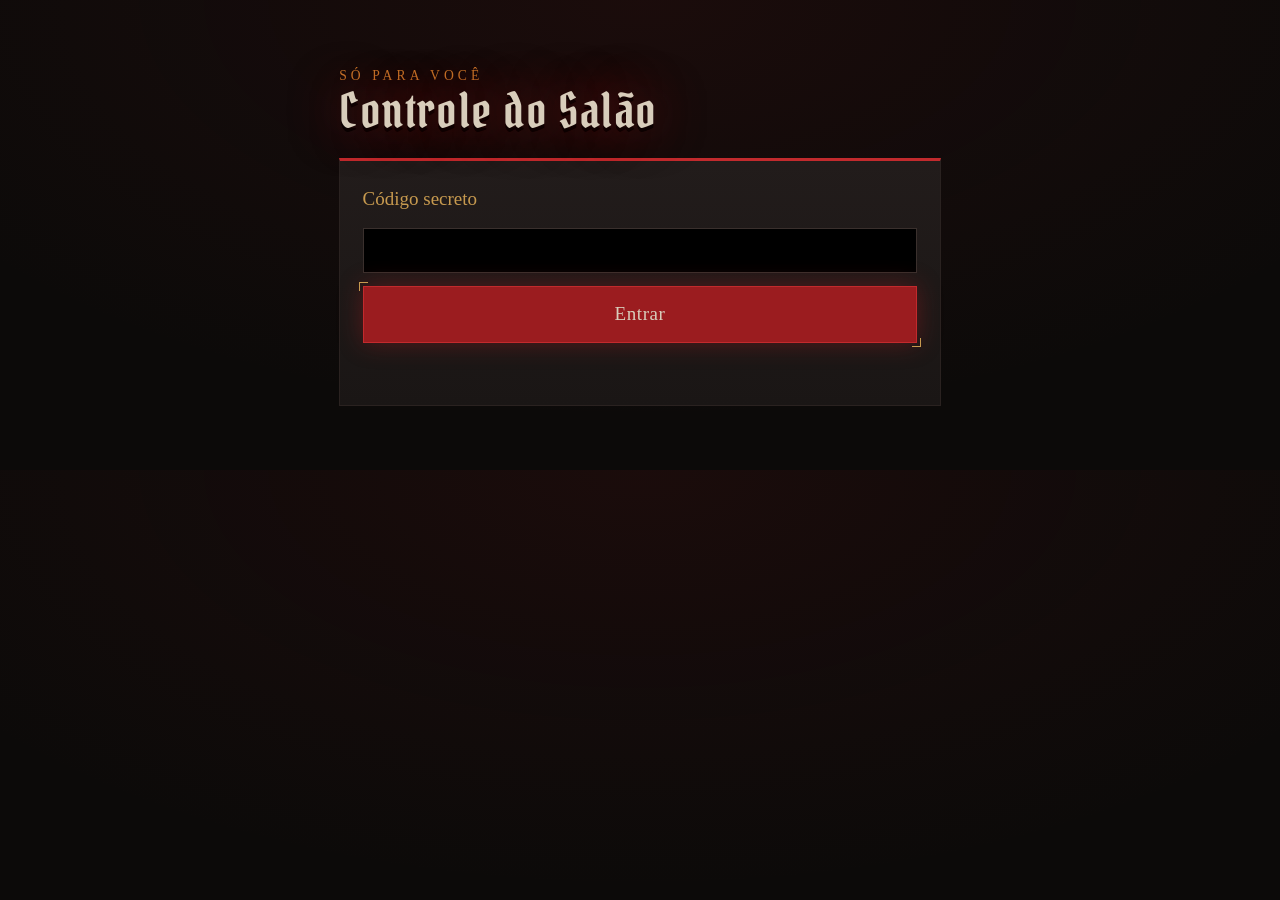
<file: salao-admin.html>
<!doctype html>
<html lang="pt-BR">
<head>
<meta charset="utf-8"><meta name="referrer" content="strict-origin-when-cross-origin">
<meta http-equiv="Content-Security-Policy" content="object-src 'none'; base-uri 'self'; form-action 'self'">
<meta name="robots" content="noindex, nofollow">
<meta name="viewport" content="width=device-width,initial-scale=1">
<title>Controle do Salão · Ashem Vow</title>
<meta name="robots" content="noindex,nofollow">
<link rel="icon" type="image/png" href="assets/favicon.png">
<link href="https://fonts.googleapis.com/css2?family=Pirata+One&family=IM+Fell+English:ital@0;1&display=swap" rel="stylesheet">
<link rel="stylesheet" href="style.css">
<style>
[hidden]{display:none!important}
main.adm{max-width:640px;margin:0 auto;padding:4rem 1.2rem}
.adm h1{font-size:3rem;line-height:1}.adm .k{color:var(--ember);letter-spacing:.3em;text-transform:uppercase;font-size:.85rem}
.card{margin-top:1.4rem;padding:1.4rem;background:linear-gradient(180deg,var(--iron2),var(--iron));border:1px solid var(--line);border-top:3px solid var(--blood2);display:grid;gap:.8rem}
label{color:var(--gold)}input{width:100%;padding:.7rem .9rem;background:#000;border:1px solid #3a302d;color:var(--bone);font:18px Georgia,serif}
.st{font-family:"Pirata One",serif;font-size:2.4rem}.st.on{color:#ff8f80}.st.off{color:var(--mut)}
.grande{width:100%;text-align:center;font-size:1.3rem;padding:1rem}
.msg{color:var(--ember);min-height:1.4em}
ul{list-style:none;padding:0;display:grid;gap:.3rem}li{padding:.4rem .7rem;background:#0c0a09;border:1px solid var(--line);font-size:.95rem}
</style>
</head>
<body>
<main class="adm">
  <p class="k">Só para você</p>
  <h1>Controle do Salão</h1>
  <div class="card" id="login">
    <label for="cod">Código secreto</label><input id="cod" type="password" autocomplete="current-password">
    <button class="btn red" id="entrar">Entrar</button><p class="msg" id="m1"></p>
  </div>
  <div id="painel" hidden>
    <div class="card">
      <span class="k">Agora</span><div class="st" id="st">...</div>
      <label for="ev">Atração da noite (aparece no site)</label><input id="ev" maxlength="80" placeholder="ex.: Torneio da Vigília · quem chegar ao amanhecer?">
      <button class="btn red grande" id="abrir">Abrir o Salão (comecei a live)</button>
      <button class="btn grande" id="fechar">Fechar o Salão (terminei a live)</button>
      <p class="msg" id="m2"></p>
    </div>
    <div class="card"><span class="k">Últimos no Salão (esta live)</span><ul id="ev-lista"><li>Nada ainda.</li></ul></div>
    <div class="card"><span class="k">Vigia do chat</span><p>Bot de voz que responde o chat e agradece doações enquanto você está ausente. Abra no Microsoft Edge e deixe a janela aberta.</p><a class="btn grande" href="vigia.html" target="_blank" rel="noopener">Abrir o Vigia</a></div>
    <div class="card"><span class="k">Corrida multiplayer</span><p>Abra a tela da corrida no PC da live e capture no OBS como fonte de navegador 1920 × 1080. Ela só funciona com o Salão aberto.</p><a class="btn red grande" href="arena.html" target="_blank" rel="noopener">Abrir a tela da corrida</a></div>
    <p style="margin-top:1rem"><a href="salao.html" style="color:var(--ember)">Abrir o Salão</a> · <button class="btn" id="sair" style="padding:.2rem .8rem">Sair deste aparelho</button></p>
  </div>
</main>
<script src="content.js"></script>
<script>
const I = window.SITE.inscricao, $ = id => document.getElementById(id), K = 'salao-admin';
const rpc = async (n, b) => { const r = await fetch(`${I.supabaseUrl}/rest/v1/rpc/${n}`, { method: 'POST', headers: { apikey: I.supabaseKey, 'Content-Type': 'application/json' }, body: JSON.stringify(b || {}) }); const t = await r.text(); if (!r.ok) throw new Error(t); return t ? JSON.parse(t) : null; };
const esc = s => String(s).replace(/[&<>"]/g, c => ({ '&': '&amp;', '<': '&lt;', '>': '&gt;', '"': '&quot;' }[c]));
let codigo = ''; try { codigo = localStorage.getItem(K) || ''; } catch (e) { }
function mostrar(s) { $('st').textContent = s.aberto ? `Aberto · live nº ${s.sessao}` : 'Fechado'; $('st').className = 'st ' + (s.aberto ? 'on' : 'off'); if (s.evento && !$('ev').value) $('ev').value = s.evento; }
async function definir(aberto) {
  $('m2').textContent = aberto ? 'Abrindo...' : 'Fechando...';
  try { const s = await rpc('salao_definir', { p_codigo: codigo, p_aberto: aberto, p_evento: $('ev').value.trim() || null }); mostrar(s); $('m2').textContent = aberto ? 'Salão aberto. O ranking desta live começou do zero.' : 'Salão fechado.'; eventos(); }
  catch (e) { $('m2').textContent = /codigo_invalido/.test(e.message) ? 'Código errado.' : 'Não deu certo. Tente de novo.'; }
}
async function entrar() {
  codigo = $('cod').value.trim() || codigo; $('m1').textContent = 'Conferindo...';
  try { const s = await rpc('salao_status'); // confere o código mantendo o estado atual
    await rpc('salao_definir', { p_codigo: codigo, p_aberto: s.aberto, p_evento: null });
    try { localStorage.setItem(K, codigo); } catch (e) { }
    $('login').hidden = true; $('painel').hidden = false; mostrar(s); eventos(); }
  catch (e) { $('m1').textContent = /codigo_invalido/.test(e.message) ? 'Código errado.' : 'Sem conexão. Tente de novo.'; }
}
async function eventos() {
  try { const l = await rpc('eventos_salao', { p_apos: 0 });
    $('ev-lista').innerHTML = l.length ? l.map(v => `<li><b>${esc(v.nick)}</b> · ${v.tipo === 'vigilia' ? `${v.pontos} pontos com ${esc(v.texto)}` : v.tipo === 'quiz' ? `é ${esc(v.texto)}` : v.tipo === 'arena' ? (v.texto === 'corrida' ? `melhor da corrida (${v.pontos} pontos)` : `destaque da arena (${v.pontos} abates)`) : `${v.pontos}/10 chefes`}</li>`).join('') : '<li>Nada ainda.</li>'; } catch (e) { }
}
$('entrar').onclick = entrar; $('cod').addEventListener('keydown', e => { if (e.key === 'Enter') entrar(); });
$('abrir').onclick = () => definir(true); $('fechar').onclick = () => definir(false);
$('sair').onclick = () => { try { localStorage.removeItem(K); } catch (e) { } location.reload(); };
if (codigo) entrar();
setInterval(() => { if (!$('painel').hidden) eventos(); }, 10000);
</script>
</body></html>
</file>
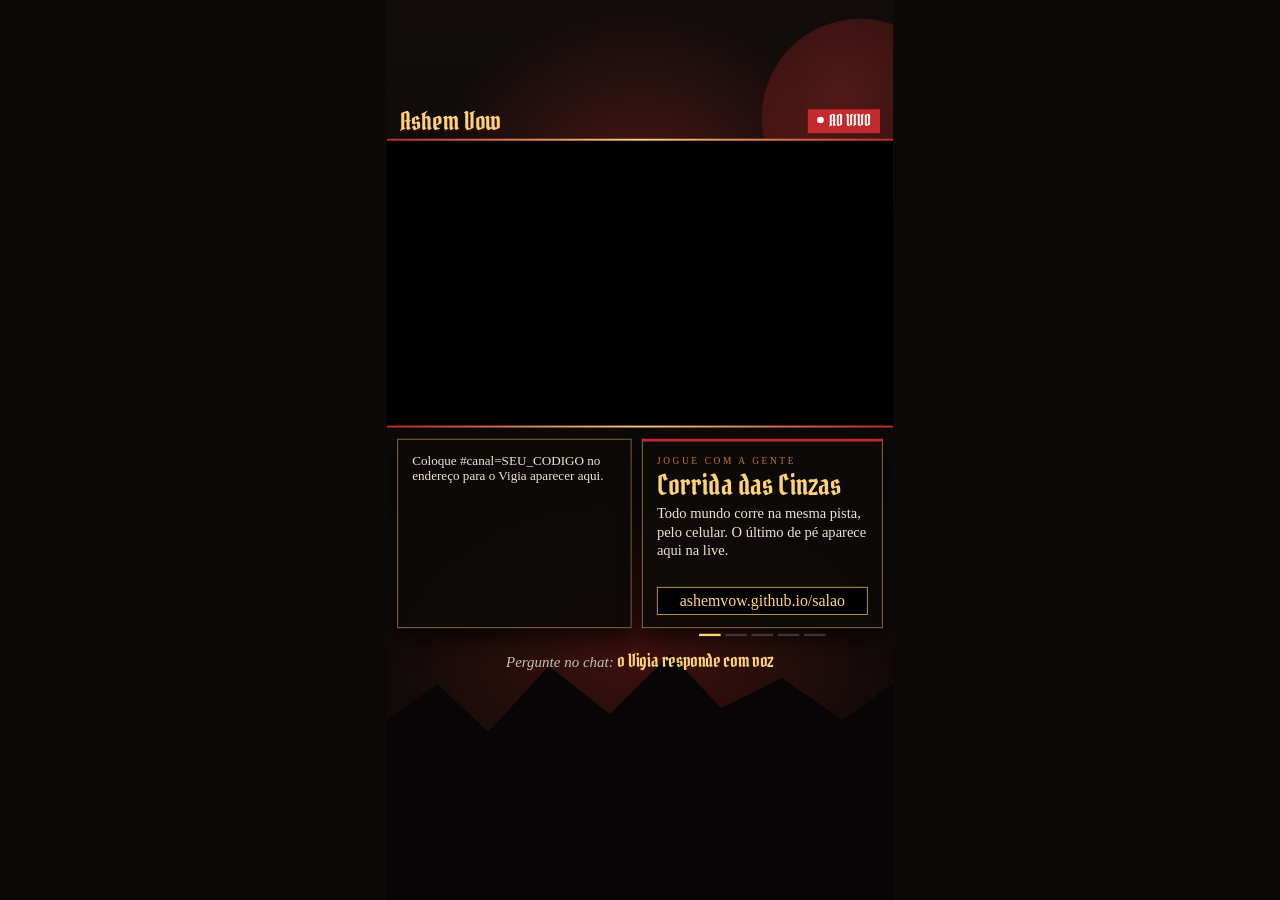
<file: tiktok.html>
<!doctype html>
<html lang="pt-BR">
<head>
<meta charset="utf-8">
<meta name="referrer" content="strict-origin-when-cross-origin">
<meta http-equiv="Content-Security-Policy" content="object-src 'none'; base-uri 'self'; form-action 'self'">
<meta name="robots" content="noindex, nofollow">
<title>Ashem Vow · tela da live no TikTok</title>
<meta name="robots" content="noindex,nofollow">
<link href="https://fonts.googleapis.com/css2?family=Pirata+One&family=IM+Fell+English:ital@0;1&display=swap" rel="stylesheet">
<style>
/* Fonte de navegador no OBS: 1080 x 1920 (tela em pé do TikTok). É a camada de baixo:
   o jogo (ou a Corrida, ou o vídeo) vai por cima, no retângulo x 0, y 300, 1080 x 608. */
*{margin:0;box-sizing:border-box}[hidden]{display:none!important}
html,body{width:100%;height:100%;overflow:hidden;background:#0c0a09;font-family:"IM Fell English",Georgia,serif;color:#efe4d0}
.pir{font-family:"Pirata One",serif;font-weight:400}
#palco{position:absolute;left:0;top:0;width:1080px;height:1920px;overflow:hidden;transform-origin:0 0}
#medida{position:fixed;left:10px;top:10px;z-index:99;background:#c22a2d;color:#fff;font:bold 40px sans-serif;padding:10px 16px}
#fundo{position:absolute;inset:0;background:
  radial-gradient(60% 30% at 50% 22%,rgba(194,42,45,.35),rgba(0,0,0,0) 70%),
  radial-gradient(70% 25% at 50% 72%,rgba(150,30,22,.35),rgba(0,0,0,0) 70%),
  linear-gradient(#120d0c,#0c0a09 45%,#160b0a)}
.lua{position:absolute;right:-140px;top:40px;width:420px;height:420px;border-radius:50%;background:radial-gradient(circle at 40% 40%,#c8322c,#6d1714 72%);opacity:.35}
.serra{position:absolute;left:0;right:0;bottom:0;height:640px;background:#070505;clip-path:polygon(0 40%,10% 28%,20% 44%,32% 22%,44% 38%,56% 18%,66% 36%,78% 26%,90% 40%,100% 28%,100% 100%,0 100%)}
.brasa{position:absolute;bottom:-10px;width:7px;height:7px;border-radius:50%;background:#ffab5c;box-shadow:0 0 12px 4px rgba(255,110,40,.7);opacity:0;animation:sobe linear infinite}
@keyframes sobe{0%{transform:translateY(0);opacity:0}10%{opacity:.85}100%{transform:translateY(-1900px);opacity:0}}
/* topo */
#topo{position:absolute;left:0;right:0;top:226px;height:64px;display:flex;align-items:center;justify-content:space-between;padding:0 28px}
#topo .nome{font-size:54px;color:#ffd27a;text-shadow:0 4px 0 #3a0e0c}
#topo .vivo{display:flex;align-items:center;gap:12px;background:#c22a2d;color:#fff;font-family:"Pirata One",serif;font-size:34px;padding:2px 20px 6px}
#topo .vivo i{width:14px;height:14px;border-radius:50%;background:#fff;animation:pisca 1.6s infinite}
@keyframes pisca{50%{opacity:.3}}
/* moldura do jogo */
#jogo{position:absolute;left:0;top:300px;width:1080px;height:608px;background:#000}
#jogo::before,#jogo::after{content:"";position:absolute;left:0;right:0;height:4px;background:linear-gradient(90deg,#c22a2d,#ffd27a,#c22a2d)}
#jogo::before{top:-4px}#jogo::after{bottom:-4px}
#jogo span{position:absolute;inset:0;display:flex;align-items:center;justify-content:center;color:#5d544a;font-size:34px}
/* parte de baixo */
.caixa{position:absolute;top:936px;height:404px;border:2px solid rgba(199,154,79,.7);background:rgba(12,10,9,.92);box-shadow:0 20px 50px rgba(0,0,0,.7);overflow:hidden}
#cam{left:22px;width:500px}
#cam iframe{width:100%;height:100%;border:0;display:block;background:transparent}
#info{left:544px;width:514px;padding:30px 30px 26px;border-top:6px solid #c22a2d}
.cartao{position:absolute;inset:30px 30px 26px;display:flex;flex-direction:column;opacity:0;transform:translateY(18px);transition:opacity .7s,transform .7s}
.cartao.on{opacity:1;transform:none}
.cartao .k{letter-spacing:.28em;text-transform:uppercase;color:#c8742a;font-size:20px}
.cartao h2{font-size:60px;line-height:1;color:#ffd27a;margin:10px 0 12px}
.cartao p{font-size:31px;line-height:1.25}
.cartao .url{margin-top:auto;border:2px solid #c79a4f;color:#ffd27a;font-size:34px;padding:8px 14px 10px;text-align:center;background:#000}
#link{position:absolute;left:544px;top:936px;width:514px;height:404px;padding:30px;background:#140c0b;border:2px solid #ffd27a;border-top:6px solid #ffd27a;box-shadow:0 0 40px rgba(255,170,60,.35);display:flex;flex-direction:column;opacity:0;transform:scale(.96);transition:opacity .5s,transform .5s;z-index:3}
#link.on{opacity:1;transform:none}
#link .k{letter-spacing:.28em;text-transform:uppercase;color:#c8742a;font-size:20px}
#link h2{font-size:52px;line-height:1;color:#ffd27a;margin:10px 0 16px}
#link .u{font-size:34px;line-height:1.3;color:#fff;overflow-wrap:anywhere}
#link .u div{border-left:5px solid #c22a2d;padding:4px 0 4px 14px;margin-bottom:12px}
#pontos{position:absolute;left:544px;width:514px;top:1352px;display:flex;justify-content:center;gap:10px}
#pontos i{width:46px;height:5px;background:rgba(255,255,255,.18)}#pontos i.on{background:#ffd27a}
#dica{position:absolute;left:22px;right:22px;top:1384px;text-align:center;font-size:32px;font-style:italic;color:#c9bfae}
#dica b{font-family:"Pirata One",serif;font-weight:400;font-style:normal;color:#ffd27a;font-size:38px}
#guia{position:absolute;inset:0;pointer-events:none}
#guia div{position:absolute;border:3px dashed rgba(80,200,255,.7);color:#7fd3ff;font:24px sans-serif;padding:6px}
</style>
</head>
<body>
<div id="palco">
<div id="fundo"></div><div class="lua"></div><div class="serra"></div><div id="brasas"></div>
<div id="topo"><div class="nome pir">Ashem Vow</div><div class="vivo"><i></i>AO VIVO</div></div>
<div id="jogo"><span>o jogo entra aqui (1080 x 608)</span></div>
<div class="caixa" id="cam"><iframe id="vigia" title="Vigia"></iframe></div>
<div class="caixa" id="info"></div>
<div id="link"><div class="k">O Vigia mandou</div><h2 class="pir">Links na tela</h2><div class="u" id="link-u"></div></div>
<div id="pontos"></div>
<div id="dica">Pergunte no chat: <b>o Vigia responde com voz</b></div>
<div id="guia" hidden><div style="left:0;top:0;right:0;height:220px">Topo do TikTok (nome e espectadores)</div><div style="left:0;right:0;top:1400px;bottom:0">Comentários e botões do TikTok ficam por cima desta parte</div></div>
</div>
<div id="medida" hidden></div>
<script src="content.js"></script>
<script>
(() => {
  const h = new URLSearchParams(location.hash.slice(1)), $ = id => document.getElementById(id);
  // a página se ajusta ao tamanho que o programa der (OBS, LIVE Studio...), sempre inteira e em pé
  const encaixar = () => { const W = innerWidth, H = innerHeight, s = Math.min(W / 1080, H / 1920); const p = $('palco'); p.style.transform = `translate(${(W - 1080 * s) / 2}px,${(H - 1920 * s) / 2}px) scale(${s})`; if (h.get('info') === '1') { $('medida').hidden = false; $('medida').textContent = `${W} x ${H} · zoom ${devicePixelRatio}`; } };
  addEventListener('resize', encaixar); encaixar();
  const canal = (h.get('canal') || '').toLowerCase().replace(/1/g, 'l').replace(/0/g, 'o');
  if (canal) $('vigia').src = 'vigia-cam.html#canal=' + canal; else $('cam').innerHTML = '<p style="padding:30px;font-size:28px">Coloque #canal=SEU_CODIGO no endereço para o Vigia aparecer aqui.</p>';
  if (h.get('guia') === '1') $('guia').hidden = false;
  $('jogo').querySelector('span').hidden = h.get('guia') !== '1';
  for (let i = 0; i < 18; i++) { const b = document.createElement('i'); b.className = 'brasa'; b.style.left = (Math.random() * 100) + '%'; b.style.animationDuration = (9 + Math.random() * 9) + 's'; b.style.animationDelay = (-Math.random() * 18) + 's'; $('brasas').append(b); }
  const C = [
    ['Jogue com a gente', 'Corrida das Cinzas', 'Todo mundo corre na mesma pista, pelo celular. O último de pé aparece aqui na live.', 'ashemvow.github.io/salao'],
    ['Teste fechado', 'Jogue antes', 'Inscreva-se para jogar Ashem Vow no Android antes de todo mundo.', 'ashemvow.github.io'],
    ['O jogo', '12 heróis, 18 chefes', 'Ação e sobrevivência em pixel art dark fantasy, feito do zero por um desenvolvedor independente.', ''],
    ['Curtiu?', 'Siga o perfil', 'Siga e compartilhe a live para mais gente conhecer o jogo. Vídeos e a saga: YouTube @ashemvow2d.', ''],
    ['No chat', 'Fale com o Vigia', 'Pergunte qualquer coisa sobre o jogo. Digite !jogar para aprender a entrar na corrida.', ''],
  ];
  $('info').innerHTML = C.map(c => `<div class="cartao"><div class="k">${c[0]}</div><h2 class="pir">${c[1]}</h2><p>${c[2]}</p>${c[3] ? `<div class="url">${c[3]}</div>` : ''}</div>`).join('');
  $('pontos').innerHTML = C.map(() => '<i></i>').join('');
  let i = -1; const prox = () => { i = (i + 1) % C.length; document.querySelectorAll('.cartao').forEach((e, k) => e.classList.toggle('on', k === i)); document.querySelectorAll('#pontos i').forEach((e, k) => e.classList.toggle('on', k === i)); };
  // música de fundo (#musica=1): toca em loop e abaixa sozinha enquanto o Vigia fala
  const vol = Math.min(1, Math.max(0, +(h.get('vol') || 0.25))); let musica = null, alvo = vol, volta = 0;
  function abaixar(fala) { clearTimeout(volta); if (fala) alvo = vol * 0.35; else volta = setTimeout(() => { alvo = vol; }, 1200); }
  if (h.get('musica') === '1') {
    musica = new Audio('assets/musica-ambiente.mp3'); musica.loop = true; musica.volume = vol;
    const tocar = () => musica.play().catch(() => { });
    tocar(); addEventListener('pointerdown', tocar); setInterval(() => { if (musica.paused) tocar(); }, 5000);
    setInterval(() => { const v = musica.volume; musica.volume = Math.abs(v - alvo) < 0.02 ? alvo : v + (alvo - v) * 0.25; }, 100);
  }
  // quando o Vigia responde com um link, ele aparece grande aqui por 20 segundos (no TikTok ele não escreve no chat)
  if (canal && window.SITE && SITE.inscricao) {
    const I = SITE.inscricao; let apos = 0, some = 0, primeira = true;
    const mostrar = l => { const partes = String(l).split(/\s*[·|]\s*/).map(s => s.replace(/https?:\/\//g, '').replace(/\/$/, '').trim()).filter(Boolean).slice(0, 4);
      if (!partes.length) return; $('link-u').innerHTML = partes.map(p => `<div>${p.replace(/[<>&]/g, '')}</div>`).join(''); $('link').classList.add('on'); clearTimeout(some); some = setTimeout(() => $('link').classList.remove('on'), 20000); };
    const ler = async () => { try { const r = await fetch(`${I.supabaseUrl}/rest/v1/rpc/vigia_ler`, { method: 'POST', headers: { apikey: I.supabaseKey, 'Content-Type': 'application/json' }, body: JSON.stringify({ p_canal: canal, p_apos: apos }) });
      if (r.ok) { const j = await r.json(); if (!primeira) for (const e of j.ev || []) { if (e.ev === 'f' && e.d && e.d.l) mostrar(e.d.l); if (e.ev === 'f') abaixar(true); if (e.ev === 'x') abaixar(false); } apos = Math.max(apos, j.ultimo || 0); primeira = false; } } catch (e) { } setTimeout(ler, 1500); };
    ler();
  }
  prox(); setInterval(prox, +(h.get('tempo') || 9) * 1000);
})();
</script>
</body></html>
</file>
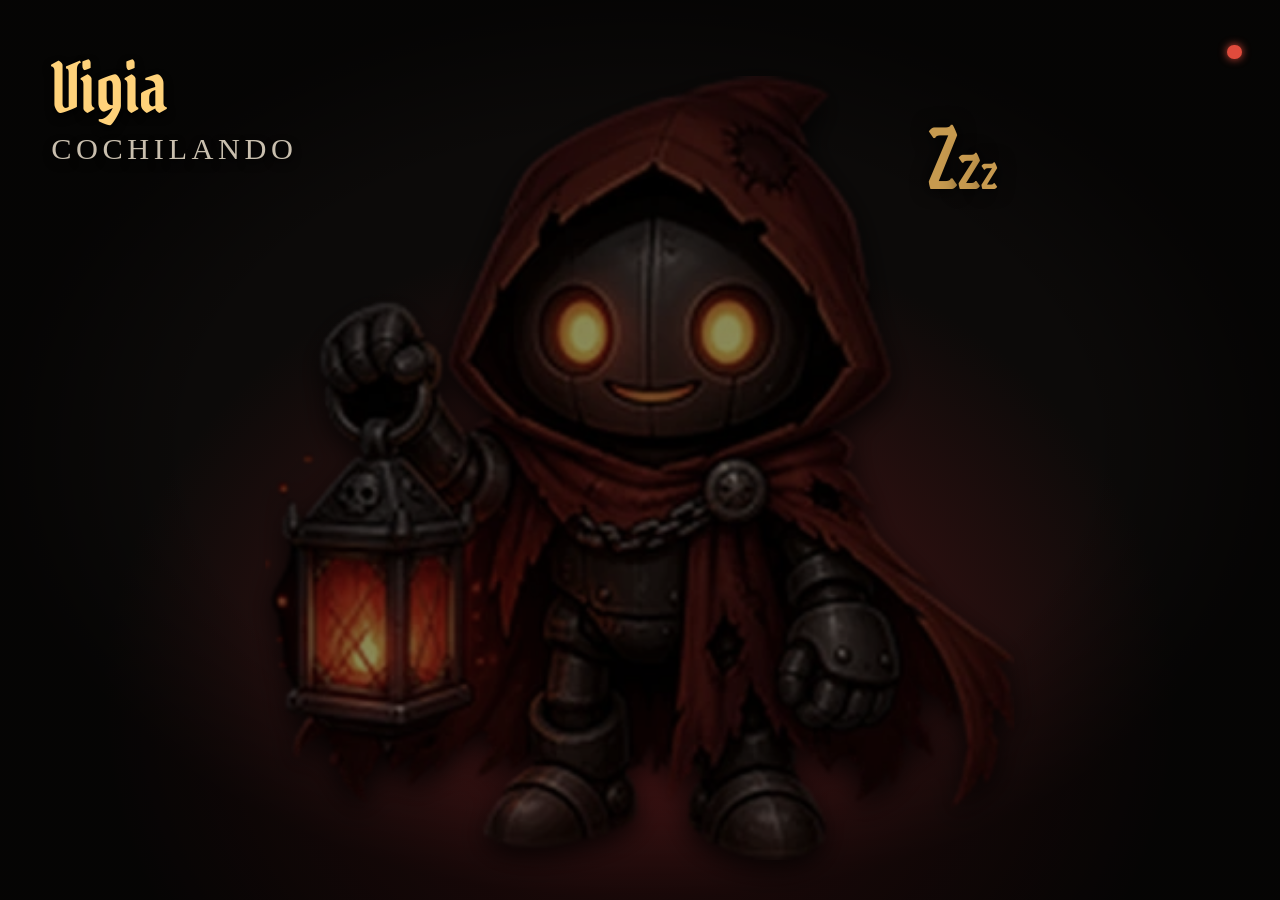
<file: vigia-cam.html>
<!doctype html>
<html lang="pt-BR">
<head>
<meta charset="utf-8">
<meta name="referrer" content="strict-origin-when-cross-origin">
<meta http-equiv="Content-Security-Policy" content="object-src 'none'; base-uri 'self'; form-action 'self'">
<meta name="robots" content="noindex, nofollow">
<title>Vigia · câmera</title>
<meta name="robots" content="noindex,nofollow">
<link href="https://fonts.googleapis.com/css2?family=Pirata+One&family=IM+Fell+English:ital@0;1&display=swap" rel="stylesheet">
<style>
/* Fonte de navegador no OBS para o quadro "AO VIVO" (ex.: 480 x 300). Tudo se ajusta ao tamanho da fonte. */
*{margin:0;box-sizing:border-box}
html,body{width:100%;height:100%;overflow:hidden;background:transparent;font-family:"IM Fell English",Georgia,serif;color:#f3e7d2}
#cena{position:absolute;inset:0;background:radial-gradient(60% 75% at 50% 78%,rgba(194,42,45,.38),rgba(12,10,9,.92) 70%),#0c0a09;overflow:hidden}
#cena::after{content:"";position:absolute;inset:0;background:radial-gradient(closest-side at 50% 50%,transparent 70%,rgba(0,0,0,.55));pointer-events:none}
.brasa{position:absolute;bottom:-4%;width:.9vmin;height:.9vmin;border-radius:50%;background:#ff9a4a;box-shadow:0 0 1.6vmin #ff6a2a;opacity:0;animation:sobe 6s linear infinite}
@keyframes sobe{0%{transform:translateY(0);opacity:0}10%{opacity:.9}100%{transform:translateY(-110vh);opacity:0}}
#vg{position:absolute;left:50%;bottom:4%;height:88%;aspect-ratio:350/370;transform:translateX(-50%);transition:filter .8s,height .6s}
#vg img{position:absolute;inset:0;width:100%;height:100%;object-fit:contain;transform-origin:50% 100%;filter:drop-shadow(0 1.2vmin 1.6vmin rgba(0,0,0,.85))}
#vg .quieto{animation:respira 4s ease-in-out infinite}
#vg .fala{opacity:0}
@keyframes respira{50%{transform:translateY(-2%) scale(1.01,.99)}}
@keyframes conversa{from{transform:translateY(0) rotate(-1.2deg)}to{transform:translateY(-3%) scale(1.02,.98) rotate(1.6deg)}}
/* dormindo (você está presente) */
body.dorme #vg{filter:brightness(.55) saturate(.7)}
body.dorme #zz{opacity:1}
#zz{position:absolute;right:22%;top:12%;font-family:"Pirata One",serif;font-size:9vmin;color:#c79a4f;opacity:0;transition:opacity .8s;text-shadow:0 0 2vmin #000}
#zz span{display:inline-block;animation:zz 2.4s ease-in-out infinite}#zz span:nth-child(2){animation-delay:.4s;font-size:.75em}#zz span:nth-child(3){animation-delay:.8s;font-size:.55em}
@keyframes zz{0%,100%{transform:translateY(0);opacity:.3}50%{transform:translateY(-35%);opacity:1}}
/* falando */
body.fala #vg .fala{opacity:1;animation:conversa .32s ease-in-out infinite alternate}body.fala #vg .quieto{opacity:0}
#nome{position:absolute;left:4%;top:5%;font-family:"Pirata One",serif;font-size:7.5vmin;color:#ffd27a;text-shadow:0 .4vmin 1vmin #000}
#nome small{display:block;font-family:"IM Fell English",serif;font-size:.45em;color:#c9bfae;letter-spacing:.15em;text-transform:uppercase}
#leg{position:absolute;left:3%;right:3%;bottom:3%;padding:1.6vmin 2.4vmin;background:rgba(12,10,9,.88);border:1px solid rgba(199,154,79,.6);border-left:.8vmin solid #c22a2d;font-size:5.2vmin;line-height:1.25;max-height:42%;overflow:hidden;opacity:0;transform:translateY(20%);transition:opacity .4s,transform .4s;display:-webkit-box;-webkit-line-clamp:3;-webkit-box-orient:vertical}
body.leg #leg{opacity:1;transform:none}
</style>
</head>
<body class="dorme">
<div id="cena"></div>
<div id="vg"><img class="quieto" src="assets/vigia-quieto.webp" alt=""><img class="fala" src="assets/vigia-fala.webp" alt=""></div>
<div id="zz"><span>Z</span><span>z</span><span>z</span></div>
<div id="nome">Vigia<small id="estado">cochilando</small></div>
<div id="leg"></div>
<div id="sinal" title="sem conexão com o Vigia" style="position:absolute;right:3%;top:5%;width:1.6vmin;height:1.6vmin;border-radius:50%;background:#e04b3c;box-shadow:0 0 1vmin #e04b3c"></div>
<script src="content.js"></script>
<script>
(() => {
  const $ = id => document.getElementById(id), B = document.body, canal = ((location.hash.match(/canal=([a-z0-9]+)/i) || [])[1] || '').toLowerCase().replace(/1/g, 'l').replace(/0/g, 'o');
  for (let i = 0; i < 14; i++) { const b = document.createElement('i'); b.className = 'brasa'; b.style.left = (Math.random() * 100) + '%'; b.style.animationDelay = (-Math.random() * 6) + 's'; b.style.animationDuration = (4 + Math.random() * 4) + 's'; $('cena').append(b); }
  let digitar = 0, some = 0, ativo = false, ultimo = 0;
  const estado = () => { $('estado').textContent = B.classList.contains('fala') ? 'falando' : ativo ? 'cuidando do chat' : 'cochilando'; B.classList.toggle('dorme', !ativo && !B.classList.contains('fala')); };
  function mostrar(d) {
    clearTimeout(some); clearInterval(digitar); ultimo = Date.now();
    const txt = d.r || ''; let i = 0; $('leg').textContent = '';
    digitar = setInterval(() => { i += 2; $('leg').textContent = txt.slice(0, i); if (i >= txt.length) clearInterval(digitar); }, 26);
    B.classList.add('fala', 'leg'); estado();
  }
  function calar() { B.classList.remove('fala'); estado(); clearTimeout(some); some = setTimeout(() => B.classList.remove('leg'), 2600); }
  const ouvir = (ev, d) => {
    if (ev === 'f') mostrar(d); else if (ev === 'x') calar();
    else if (ev === 'm') { ativo = !!d.a; ultimo = Date.now(); estado(); }
  };
  const SINAL = ok => { $('sinal').hidden = ok; };
  // lê as falas do Vigia no banco (a cada 0,7 s)
  const I = window.SITE.inscricao; let apos = 0, erros = 0;
  async function ler() {
    try {
      const r = await fetch(`${I.supabaseUrl}/rest/v1/rpc/vigia_ler`, { method: 'POST', headers: { apikey: I.supabaseKey, 'Content-Type': 'application/json' }, body: JSON.stringify({ p_canal: canal, p_apos: apos }) });
      if (!r.ok) throw new Error(r.status); const j = await r.json(); erros = 0; SINAL(true);
      for (const e of j.ev || []) ouvir(e.ev, e.d || {});
      apos = Math.max(apos, j.ultimo || 0);
    } catch (e) { if (++erros > 3) SINAL(false); }
    setTimeout(ler, 700);
  }
  if (canal) ler();
  // se o Vigia ficar muito tempo sem dar sinal, volta a cochilar
  setInterval(() => { if (ativo && Date.now() - ultimo > 240000) { ativo = false; estado(); } }, 5000);
  estado();
})();
</script>
</body></html>
</file>
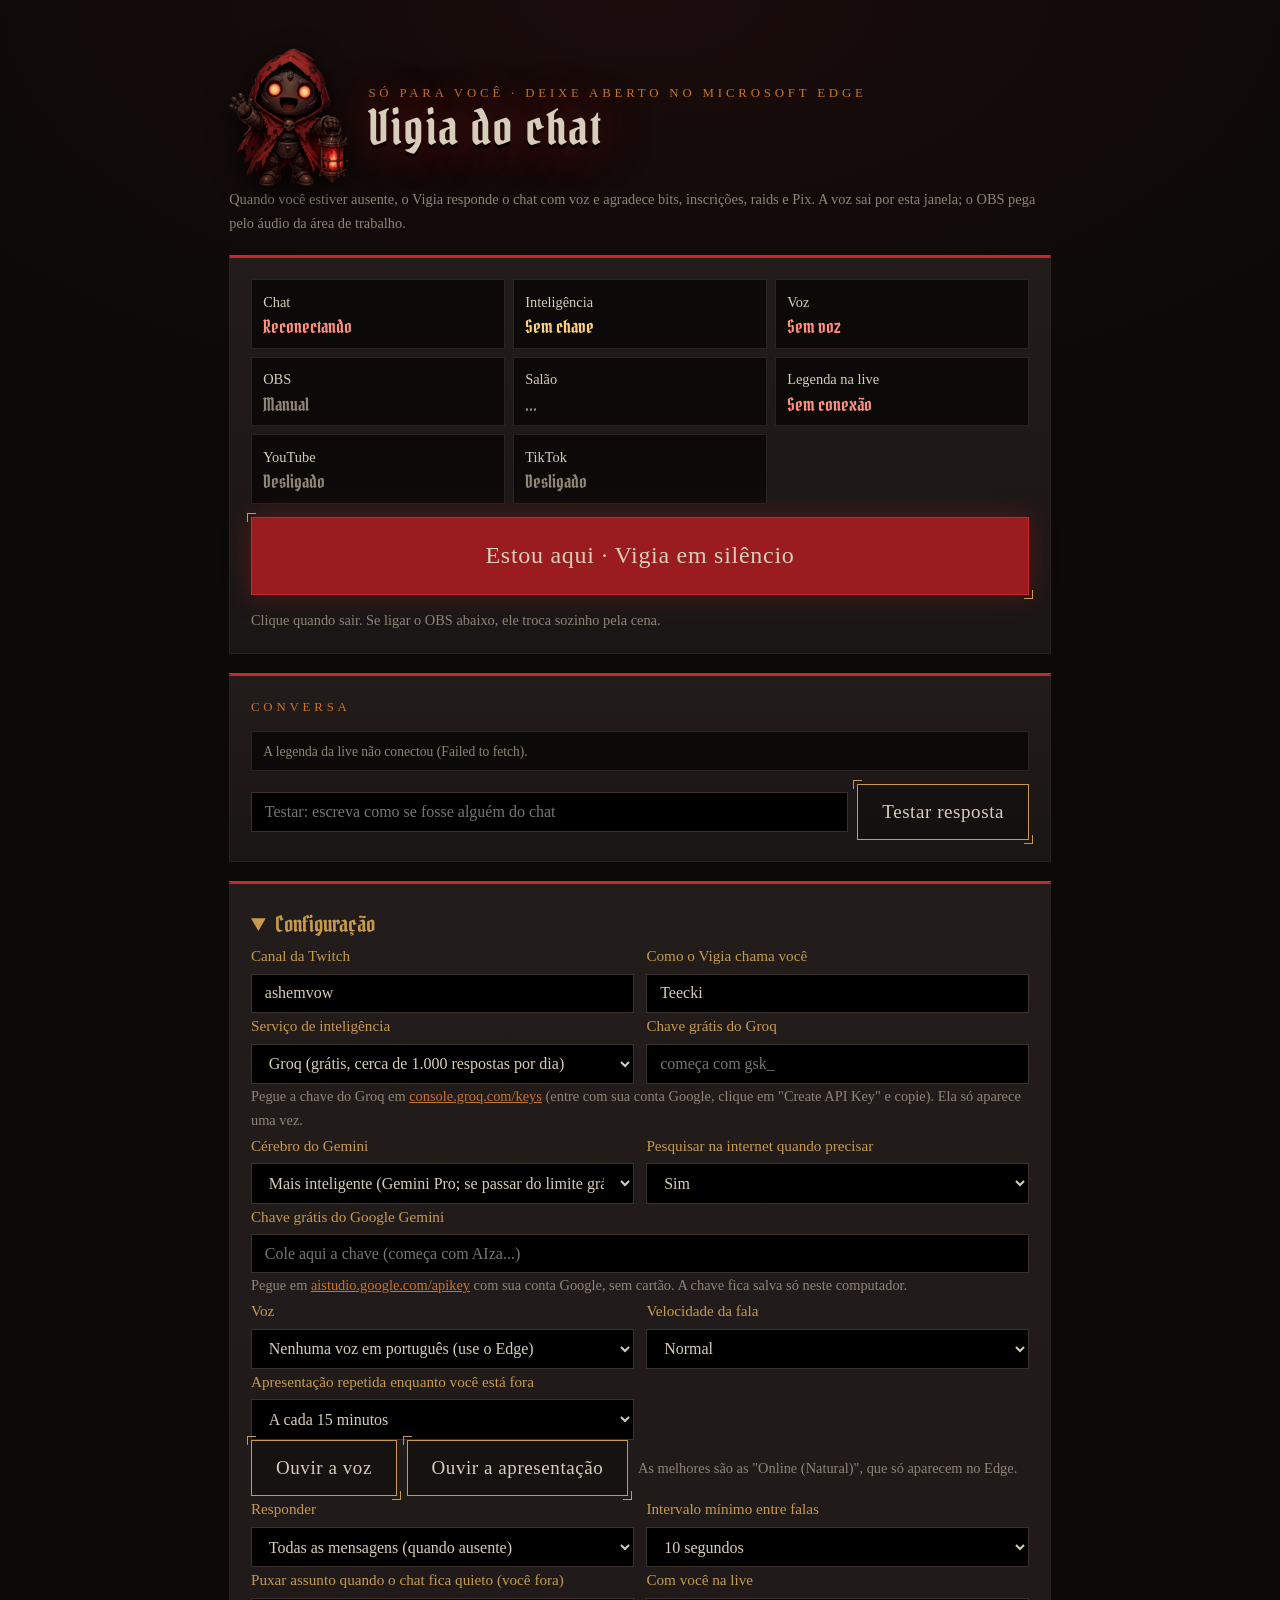
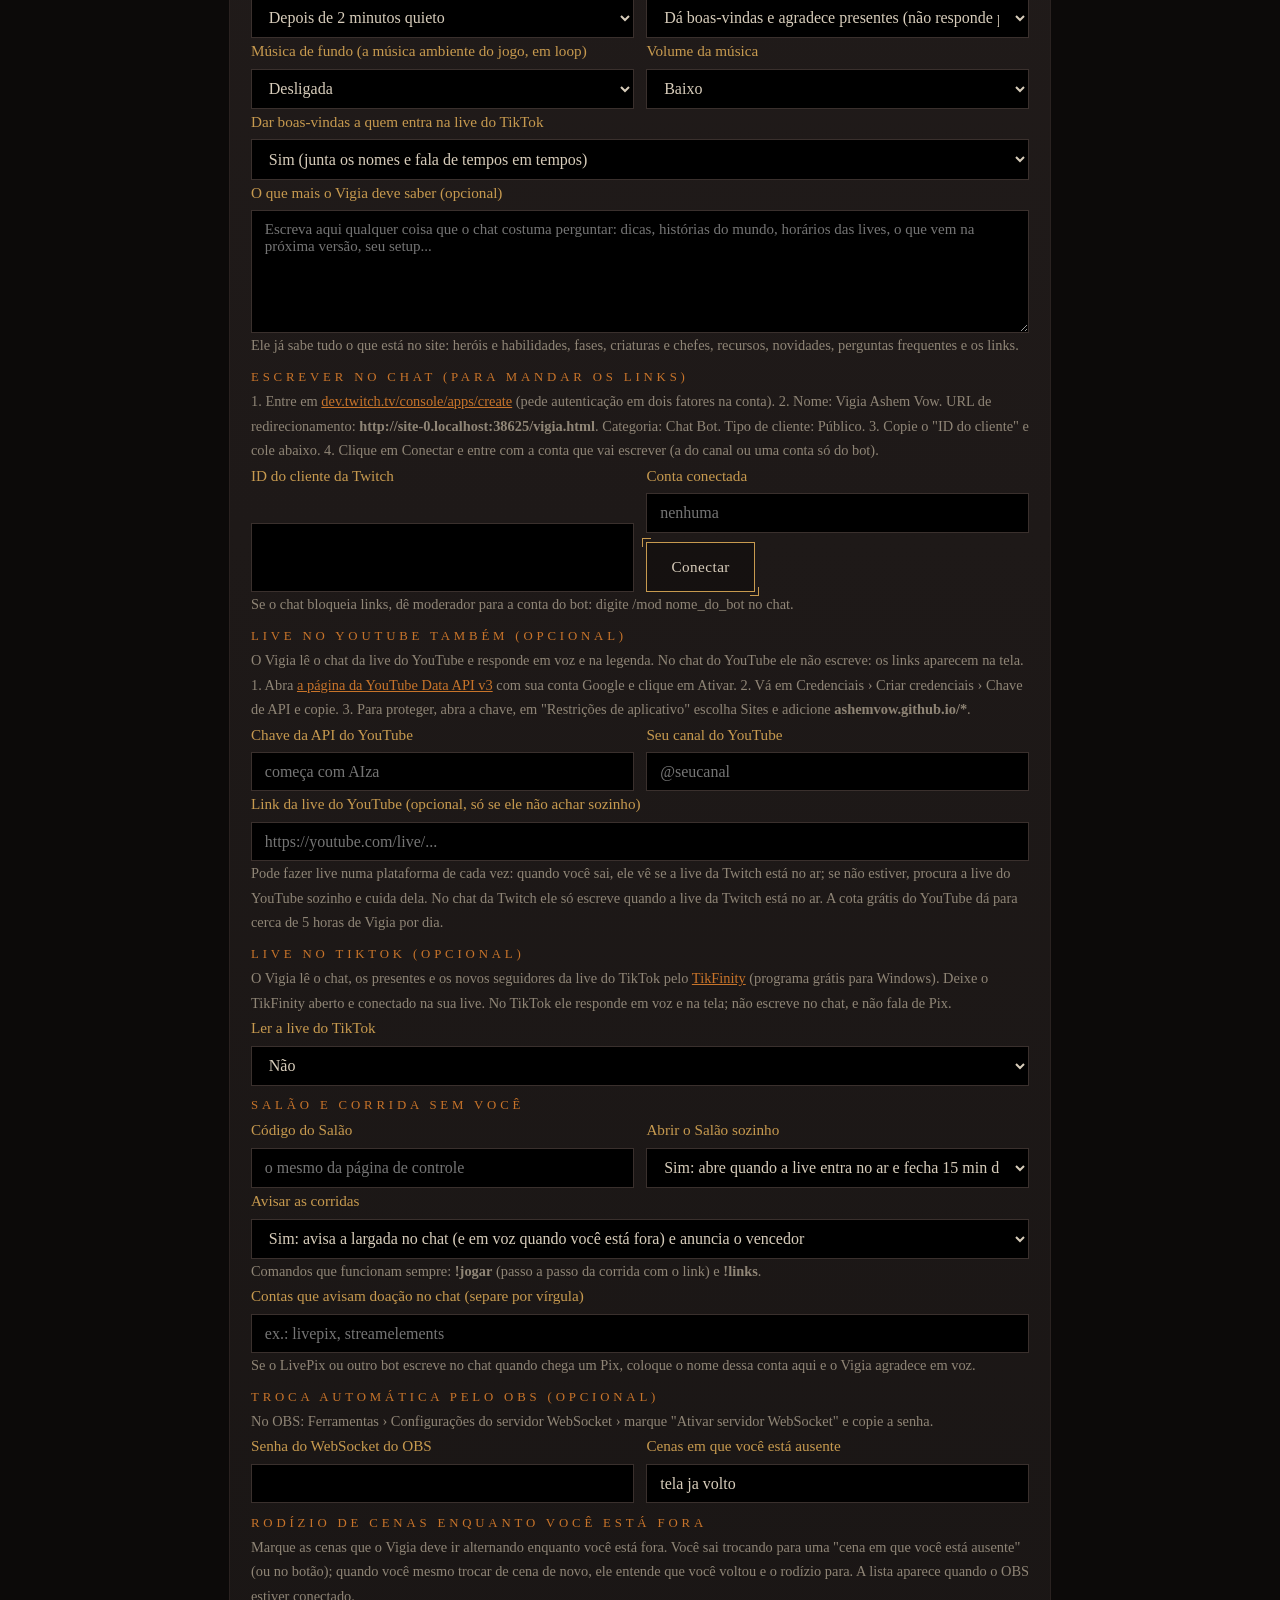
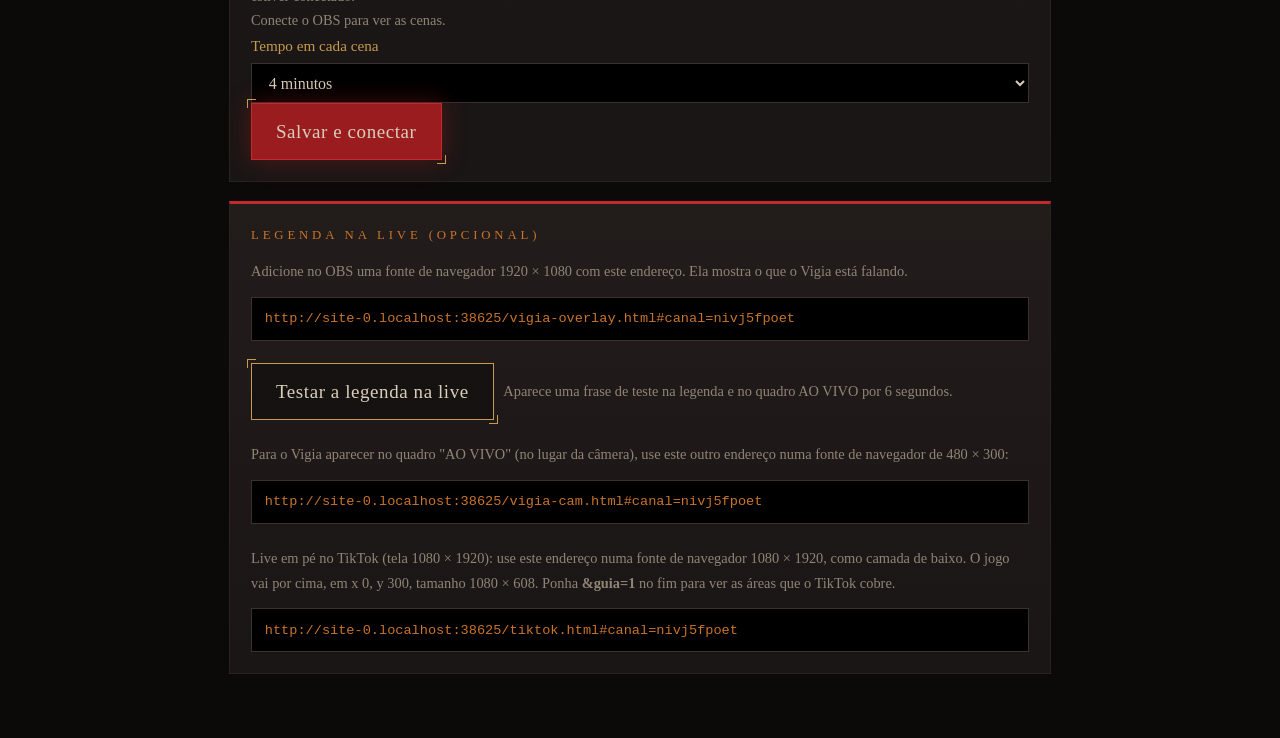
<file: vigia.html>
<!doctype html>
<html lang="pt-BR">
<head>
<meta charset="utf-8"><meta name="referrer" content="strict-origin-when-cross-origin">
<meta http-equiv="Content-Security-Policy" content="object-src 'none'; base-uri 'self'; form-action 'self'">
<meta name="robots" content="noindex, nofollow">
<meta name="viewport" content="width=device-width,initial-scale=1">
<title>Vigia · voz do chat</title>
<meta name="robots" content="noindex,nofollow">
<link rel="icon" type="image/png" href="assets/favicon.png">
<link href="https://fonts.googleapis.com/css2?family=Pirata+One&family=IM+Fell+English:ital@0;1&display=swap" rel="stylesheet">
<link rel="stylesheet" href="style.css">
<style>
[hidden]{display:none!important}
main.vg-adm{max-width:860px;margin:0 auto;padding:3rem 1.2rem 4rem}
.vg-adm h1{font-size:3rem;line-height:1}.k{color:var(--ember);letter-spacing:.3em;text-transform:uppercase;font-size:.8rem}
.card{margin-top:1.2rem;padding:1.3rem;background:linear-gradient(180deg,var(--iron2),var(--iron));border:1px solid var(--line);border-top:3px solid var(--blood2);display:grid;gap:.8rem}
label{color:var(--gold);display:grid;gap:.3rem;font-size:.95rem}
input,select{width:100%;padding:.6rem .8rem;background:#000;border:1px solid #3a302d;color:var(--bone);font:16px Georgia,serif}
.dupla{display:grid;grid-template-columns:1fr 1fr;gap:.8rem}@media(max-width:640px){.dupla{grid-template-columns:1fr}}
.luzes{display:grid;grid-template-columns:repeat(3,1fr);gap:.5rem}@media(max-width:640px){.luzes{grid-template-columns:1fr 1fr}}
.luz{padding:.6rem .7rem;background:#0c0a09;border:1px solid var(--line);font-size:.9rem}.luz b{display:block;font:400 1.15rem "Pirata One",serif;color:var(--mut)}
.luz.ok b{color:#9fe08a}.luz.erro b{color:#ff8f80}.luz.meio b{color:#ffd27a}
#modo{width:100%;font-size:1.5rem;padding:1.1rem;text-align:center}
#modo.ausente{background:#1f5a2a;border-color:#3f9a4f}
.nota{color:var(--mut);font-size:.9rem}.nota a{color:var(--ember)}
.log{list-style:none;padding:0;margin:0;display:grid;gap:.3rem;max-height:340px;overflow:auto}
.log li{padding:.45rem .7rem;background:#0c0a09;border:1px solid var(--line);font-size:.95rem}
.log li.v{border-left:3px solid var(--gold)}.log li.v b{color:var(--gold)}.log li.s{color:var(--mut);font-size:.85rem}
.row{display:flex;gap:.6rem;flex-wrap:wrap;align-items:center}
code.url{display:block;padding:.6rem .8rem;background:#000;border:1px solid #3a302d;word-break:break-all;font-size:.85rem}
.segredo{-webkit-text-security:disc;text-security:disc}
details summary{cursor:pointer;color:var(--gold);font-family:"Pirata One",serif;font-size:1.4rem}
</style>
</head>
<body>
<main class="vg-adm">
  <div class="row" style="gap:1.2rem;align-items:center"><img src="assets/vigia-fala.webp" alt="" width="120" height="139" style="filter:drop-shadow(0 8px 14px rgba(0,0,0,.8))"><div>
  <p class="k">Só para você · deixe aberto no Microsoft Edge</p>
  <h1>Vigia do chat</h1></div></div>
  <p class="nota">Quando você estiver ausente, o Vigia responde o chat com voz e agradece bits, inscrições, raids e Pix. A voz sai por esta janela; o OBS pega pelo áudio da área de trabalho.</p>

  <div class="card">
    <div class="luzes">
      <div class="luz" id="l-chat"><span>Chat</span><b>...</b></div>
      <div class="luz" id="l-ia"><span>Inteligência</span><b>...</b></div>
      <div class="luz" id="l-voz"><span>Voz</span><b>...</b></div>
      <div class="luz" id="l-obs"><span>OBS</span><b>...</b></div>
      <div class="luz" id="l-salao"><span>Salão</span><b>...</b></div>
      <div class="luz" id="l-live"><span>Legenda na live</span><b>...</b></div>
      <div class="luz" id="l-yt"><span>YouTube</span><b>...</b></div>
      <div class="luz" id="l-tk"><span>TikTok</span><b>...</b></div>
    </div>
    <button class="btn red" id="modo">Estou aqui · Vigia em silêncio</button>
    <p class="nota" id="modo-nota">Clique quando sair. Se ligar o OBS abaixo, ele troca sozinho pela cena.</p>
  </div>

  <div class="card">
    <span class="k">Conversa</span>
    <ul class="log" id="log"><li class="s">Nada ainda.</li></ul>
    <div class="row"><input id="teste-msg" placeholder="Testar: escreva como se fosse alguém do chat" style="flex:1"><button class="btn" id="teste-ok">Testar resposta</button></div>
  </div>

  <details class="card" id="cfg" open>
    <summary>Configuração</summary>
    <div class="dupla">
      <label>Canal da Twitch<input id="c-canal" placeholder="ashemvow"></label>
      <label>Como o Vigia chama você<input id="c-nome" placeholder="Teecki"></label>
    </div>
    <div class="dupla">
      <label>Serviço de inteligência<select id="c-provedor"><option value="groq" selected>Groq (grátis, cerca de 1.000 respostas por dia)</option><option value="gemini">Google Gemini</option></select></label>
      <label>Chave grátis do Groq<input id="c-groq" type="text" class="segredo" spellcheck="false" data-lpignore="true" data-form-type="other" placeholder="começa com gsk_" autocomplete="off"></label>
    </div>
    <p class="nota">Pegue a chave do Groq em <a href="https://console.groq.com/keys" target="_blank" rel="noopener">console.groq.com/keys</a> (entre com sua conta Google, clique em "Create API Key" e copie). Ela só aparece uma vez.</p>
    <div class="dupla">
      <label>Cérebro do Gemini<select id="c-cerebro"><option value="pro" selected>Mais inteligente (Gemini Pro; se passar do limite grátis, usa o Flash)</option><option value="flash">Mais rápido (Gemini Flash)</option></select></label>
      <label>Pesquisar na internet quando precisar<select id="c-busca"><option value="sim" selected>Sim</option><option value="nao">Não</option></select></label>
    </div>
    <label>Chave grátis do Google Gemini<input id="c-chave" type="text" class="segredo" spellcheck="false" data-lpignore="true" data-form-type="other" placeholder="Cole aqui a chave (começa com AIza...)" autocomplete="off"></label>
    <p class="nota">Pegue em <a href="https://aistudio.google.com/apikey" target="_blank" rel="noopener">aistudio.google.com/apikey</a> com sua conta Google, sem cartão. A chave fica salva só neste computador.</p>
    <div class="dupla">
      <label>Voz<select id="c-voz"></select></label>
      <label>Velocidade da fala<select id="c-vel"><option value=".9">Calma</option><option value="1" selected>Normal</option><option value="1.12">Rápida</option></select></label>
    </div>
    <div class="dupla">
      <label>Apresentação repetida enquanto você está fora<select id="c-lembrete"><option value="0">Só quando assumir o chat</option><option value="10">A cada 10 minutos</option><option value="15" selected>A cada 15 minutos</option><option value="25">A cada 25 minutos</option></select></label>
      <span></span>
    </div>
    <div class="row"><button class="btn" id="voz-teste">Ouvir a voz</button><button class="btn" id="apres-teste">Ouvir a apresentação</button><span class="nota">As melhores são as "Online (Natural)", que só aparecem no Edge.</span></div>
    <div class="dupla">
      <label>Responder<select id="c-quem"><option value="todos">Todas as mensagens (quando ausente)</option><option value="chamado">Só quando chamarem "Vigia" ou perguntarem algo</option></select></label>
      <label>Intervalo mínimo entre falas<select id="c-int"><option value="6">6 segundos</option><option value="10" selected>10 segundos</option><option value="20">20 segundos</option></select></label>
    </div>
    <div class="dupla">
      <label>Puxar assunto quando o chat fica quieto (você fora)<select id="c-assunto"><option value="0">Não</option><option value="1">Depois de 1 minuto quieto</option><option value="2" selected>Depois de 2 minutos quieto</option><option value="4">Depois de 4 minutos quieto</option></select></label>
      <label>Com você na live<select id="c-presente"><option value="agradecer" selected>Dá boas-vindas e agradece presentes (não responde perguntas)</option><option value="silencio">Fica em silêncio total</option></select></label>
    </div>
    <div class="dupla">
      <label>Música de fundo (a música ambiente do jogo, em loop)<select id="c-musica"><option value="nao" selected>Desligada</option><option value="sim">Ligada: toca por esta página</option></select></label>
      <label>Volume da música<select id="c-musvol"><option value="8">Bem baixo</option><option value="15" selected>Baixo</option><option value="25">Médio</option><option value="40">Alto</option></select></label>
    </div>
    <p class="nota" id="mus-aviso" hidden style="color:#ffd27a">Clique em qualquer lugar desta página para a música começar.</p>
    <label>Dar boas-vindas a quem entra na live do TikTok<select id="c-boasvindas"><option value="sim" selected>Sim (junta os nomes e fala de tempos em tempos)</option><option value="nao">Não</option></select></label>
    <label>O que mais o Vigia deve saber (opcional)<textarea id="c-extra" rows="6" placeholder="Escreva aqui qualquer coisa que o chat costuma perguntar: dicas, histórias do mundo, horários das lives, o que vem na próxima versão, seu setup..." style="width:100%;padding:.6rem .8rem;background:#000;border:1px solid #3a302d;color:var(--bone);font:15px Georgia,serif;resize:vertical"></textarea></label>
    <p class="nota">Ele já sabe tudo o que está no site: heróis e habilidades, fases, criaturas e chefes, recursos, novidades, perguntas frequentes e os links.</p>
    <span class="k" style="margin-top:.6rem">Escrever no chat (para mandar os links)</span>
    <p class="nota">1. Entre em <a href="https://dev.twitch.tv/console/apps/create" target="_blank" rel="noopener">dev.twitch.tv/console/apps/create</a> (pede autenticação em dois fatores na conta). 2. Nome: Vigia Ashem Vow. URL de redirecionamento: <b id="redir"></b>. Categoria: Chat Bot. Tipo de cliente: Público. 3. Copie o "ID do cliente" e cole abaixo. 4. Clique em Conectar e entre com a conta que vai escrever (a do canal ou uma conta só do bot).</p>
    <div class="dupla">
      <label>ID do cliente da Twitch<input id="c-cliente" autocomplete="off"></label>
      <label>Conta conectada<span class="row"><input id="tw-quem" disabled placeholder="nenhuma"><button class="btn" id="tw-conectar" type="button">Conectar</button></span></label>
    </div>
    <p class="nota">Se o chat bloqueia links, dê moderador para a conta do bot: digite /mod nome_do_bot no chat.</p>
    <span class="k" style="margin-top:.6rem">Live no YouTube também (opcional)</span>
    <p class="nota">O Vigia lê o chat da live do YouTube e responde em voz e na legenda. No chat do YouTube ele não escreve: os links aparecem na tela. 1. Abra <a href="https://console.cloud.google.com/apis/library/youtube.googleapis.com" target="_blank" rel="noopener">a página da YouTube Data API v3</a> com sua conta Google e clique em Ativar. 2. Vá em Credenciais › Criar credenciais › Chave de API e copie. 3. Para proteger, abra a chave, em "Restrições de aplicativo" escolha Sites e adicione <b>ashemvow.github.io/*</b>.</p>
    <div class="dupla">
      <label>Chave da API do YouTube<input id="c-ytchave" type="text" class="segredo" spellcheck="false" data-lpignore="true" data-form-type="other" placeholder="começa com AIza" autocomplete="off"></label>
      <label>Seu canal do YouTube<input id="c-ytcanal" placeholder="@seucanal" autocomplete="off"></label>
    </div>
    <label>Link da live do YouTube (opcional, só se ele não achar sozinho)<input id="c-ytlive" placeholder="https://youtube.com/live/..." autocomplete="off"></label>
    <p class="nota">Pode fazer live numa plataforma de cada vez: quando você sai, ele vê se a live da Twitch está no ar; se não estiver, procura a live do YouTube sozinho e cuida dela. No chat da Twitch ele só escreve quando a live da Twitch está no ar. A cota grátis do YouTube dá para cerca de 5 horas de Vigia por dia.</p>
    <span class="k" style="margin-top:.6rem">Live no TikTok (opcional)</span>
    <p class="nota">O Vigia lê o chat, os presentes e os novos seguidores da live do TikTok pelo <a href="https://tikfinity.zerody.one" target="_blank" rel="noopener">TikFinity</a> (programa grátis para Windows). Deixe o TikFinity aberto e conectado na sua live. No TikTok ele responde em voz e na tela; não escreve no chat, e não fala de Pix.</p>
    <label>Ler a live do TikTok<select id="c-tiktok"><option value="nao" selected>Não</option><option value="sim">Sim, pelo TikFinity aberto neste PC</option></select></label>
    <span class="k" style="margin-top:.6rem">Salão e Corrida sem você</span>
    <div class="dupla">
      <label>Código do Salão<input id="c-codigo" type="text" class="segredo" spellcheck="false" data-lpignore="true" data-form-type="other" placeholder="o mesmo da página de controle" autocomplete="off"></label>
      <label>Abrir o Salão sozinho<select id="c-auto"><option value="sim" selected>Sim: abre quando a live entra no ar e fecha 15 min depois que acaba</option><option value="nao">Não, eu abro na mão</option></select></label>
    </div>
    <label>Avisar as corridas<select id="c-avisar"><option value="sim" selected>Sim: avisa a largada no chat (e em voz quando você está fora) e anuncia o vencedor</option><option value="nao">Não</option></select></label>
    <p class="nota">Comandos que funcionam sempre: <b>!jogar</b> (passo a passo da corrida com o link) e <b>!links</b>.</p>
    <label>Contas que avisam doação no chat (separe por vírgula)<input id="c-alertas" placeholder="ex.: livepix, streamelements"></label>
    <p class="nota">Se o LivePix ou outro bot escreve no chat quando chega um Pix, coloque o nome dessa conta aqui e o Vigia agradece em voz.</p>
    <span class="k" style="margin-top:.6rem">Troca automática pelo OBS (opcional)</span>
    <p class="nota">No OBS: Ferramentas › Configurações do servidor WebSocket › marque "Ativar servidor WebSocket" e copie a senha.</p>
    <div class="dupla">
      <label>Senha do WebSocket do OBS<input id="c-obs" type="text" class="segredo" spellcheck="false" data-lpignore="true" data-form-type="other" autocomplete="off"></label>
      <label>Cenas em que você está ausente<input id="c-cenas" placeholder="tela ja volto, Apresentação do jogo"></label>
    </div>
    <span class="k" style="margin-top:.6rem">Rodízio de cenas enquanto você está fora</span>
    <p class="nota">Marque as cenas que o Vigia deve ir alternando enquanto você está fora. Você sai trocando para uma "cena em que você está ausente" (ou no botão); quando você mesmo trocar de cena de novo, ele entende que você voltou e o rodízio para. A lista aparece quando o OBS estiver conectado.</p>
    <div id="c-rodizio" style="display:grid;gap:.35rem"><span class="nota">Conecte o OBS para ver as cenas.</span></div>
    <label>Tempo em cada cena<select id="c-rodmin"><option value="2">2 minutos</option><option value="3">3 minutos</option><option value="4" selected>4 minutos</option><option value="6">6 minutos</option><option value="10">10 minutos</option></select></label>
    <div class="row"><button class="btn red" id="salvar">Salvar e conectar</button><span class="nota" id="salvo"></span></div>
  </details>

  <div class="card">
    <span class="k">Legenda na live (opcional)</span>
    <p class="nota">Adicione no OBS uma fonte de navegador 1920 × 1080 com este endereço. Ela mostra o que o Vigia está falando.</p>
    <code class="url" id="url-legenda"></code>
    <div class="row" style="margin-top:.6rem"><button class="btn" id="leg-teste" type="button">Testar a legenda na live</button><span class="nota">Aparece uma frase de teste na legenda e no quadro AO VIVO por 6 segundos.</span></div>
    <p class="nota" style="margin-top:.6rem">Para o Vigia aparecer no quadro "AO VIVO" (no lugar da câmera), use este outro endereço numa fonte de navegador de 480 × 300:</p>
    <code class="url" id="url-cam"></code>
    <p class="nota" style="margin-top:.6rem">Live em pé no TikTok (tela 1080 × 1920): use este endereço numa fonte de navegador 1080 × 1920, como camada de baixo. O jogo vai por cima, em x 0, y 300, tamanho 1080 × 608. Ponha <b>&amp;guia=1</b> no fim para ver as áreas que o TikTok cobre.</p>
    <code class="url" id="url-tiktok"></code>
  </div>
</main>
<script src="content.js?v=14"></script>
<script src="rede.js?v=2"></script>
<script src="vigia.js?v=28"></script>
</body></html>
</file>
<file: style.css>
:root{--ash:#0c0a09;--ash2:#120e0e;--iron:#1a1615;--iron2:#221c1b;--blood:#9b1c1f;--blood2:#c22a2d;--bone:#d8cdbb;--ember:#c8742a;--gold:#c79a4f;--mut:#8f8576;--line:#2a2220}
*{box-sizing:border-box;margin:0}
html{scroll-behavior:smooth;scroll-padding-top:76px}
body{background:var(--ash);color:var(--bone);font:19px/1.7 "IM Fell English",Georgia,serif;overflow-x:hidden;background-image:radial-gradient(1200px 600px at 50% 0,rgba(155,28,31,.10),transparent 70%)}
a{color:inherit}
img{max-width:100%}
h1,h2,h3,.logo,.f-title{font-family:"Pirata One","Times New Roman",serif;font-weight:400;letter-spacing:.03em}
::selection{background:var(--blood);color:#fff}
#embers{position:fixed;inset:0;width:100%;height:100%;pointer-events:none;z-index:5}
#progress{position:fixed;top:0;left:0;right:0;height:3px;z-index:30;background:linear-gradient(90deg,var(--blood),var(--ember),var(--gold));transform-origin:0 50%;transform:scaleX(0)}

/* navegação */
.nav{position:sticky;top:0;z-index:20;display:flex;justify-content:space-between;align-items:center;gap:1rem;padding:.65rem clamp(1rem,5vw,4rem);background:rgba(12,10,9,.55);backdrop-filter:blur(10px);-webkit-backdrop-filter:blur(10px);border-bottom:1px solid transparent;transition:.3s}
.nav.solid{background:rgba(12,10,9,.92);border-bottom-color:var(--line)}
.logo{display:inline-flex;align-items:center;gap:.6rem;font-size:1.7rem;text-decoration:none;color:var(--bone)}.logo img{border-radius:50%;box-shadow:0 0 14px rgba(155,28,31,.6)}
.nav nav{display:flex;gap:.2rem;flex-wrap:wrap}
.nav nav a{text-decoration:none;color:var(--mut);padding:.3rem .7rem;position:relative;font-size:.98rem}
.nav nav a::after{content:"";position:absolute;left:.7rem;right:.7rem;bottom:0;height:1px;background:var(--ember);transform:scaleX(0);transition:.25s}
.nav nav a:hover,.nav nav a.on{color:var(--bone)}.nav nav a:hover::after,.nav nav a.on::after{transform:scaleX(1)}
.menu{display:none;background:none;border:1px solid var(--line);padding:.55rem .6rem;cursor:pointer;flex-direction:column;gap:5px}
.menu span{display:block;width:22px;height:2px;background:var(--bone)}

/* hero */
.hero{position:relative;min-height:94vh;display:flex;flex-direction:column;justify-content:center;padding:0 clamp(1rem,5vw,4rem);overflow:hidden;margin-top:-64px}
.hero-bg{position:absolute;inset:0;background:linear-gradient(180deg,rgba(12,10,9,0),rgba(12,10,9,.1) 70%,var(--ash) 100%),url(assets/hero-bg.svg) center bottom/cover;filter:saturate(1.1)}
.hero-bg::after{content:"";position:absolute;inset:0;background:radial-gradient(80% 80% at 60% 45%,transparent,rgba(12,10,9,.6))}
.hero-inner{position:relative;display:grid;grid-template-columns:1.15fr 1fr;align-items:center;gap:2rem;max-width:1200px;width:100%;margin:0 auto;padding:7rem 0 3rem}
.status{color:var(--ember);margin-bottom:.8rem;font-style:italic;letter-spacing:.04em}
h1{font-size:clamp(4rem,11vw,8.5rem);line-height:.88;color:var(--bone);text-shadow:0 0 50px rgba(155,28,31,.75),0 4px 0 #000}
h1 span{color:var(--blood2)}
.orn{display:flex;align-items:center;gap:.8rem;margin:1.3rem 0 1rem;max-width:340px}
.orn i{flex:1;height:1px;background:linear-gradient(90deg,transparent,var(--gold))}.orn i:last-child{background:linear-gradient(270deg,transparent,var(--gold))}
.orn b{width:10px;height:10px;background:var(--gold);transform:rotate(45deg);box-shadow:0 0 12px var(--gold)}
.frase{font-style:italic;font-size:1.6rem;margin:0 0 2rem;color:var(--bone)}
.hero-art{display:grid;place-items:center}
.hero-knight{width:min(100%,470px);border-radius:50%;box-shadow:0 0 0 1px rgba(199,154,79,.45),0 0 0 10px rgba(12,10,9,.6),0 0 0 11px rgba(155,28,31,.5),0 0 90px rgba(155,28,31,.55);animation:float 7s ease-in-out infinite}
@keyframes float{50%{transform:translateY(-10px)}}
.stats{position:relative;list-style:none;display:grid;grid-template-columns:repeat(4,1fr);max-width:1000px;width:100%;margin:0 auto 2.5rem;border:1px solid var(--line);background:rgba(18,14,14,.8);backdrop-filter:blur(6px)}
.stats li{padding:1rem .5rem;text-align:center;border-right:1px solid var(--line)}.stats li:last-child{border:0}
.stats b{display:block;font:400 2.3rem/1 "Pirata One",serif;color:var(--gold)}.stats span{color:var(--mut);font-size:.95rem;text-transform:uppercase;letter-spacing:.12em}

/* botões */
.btns,.links{display:flex;gap:.8rem;flex-wrap:wrap}
.btn{display:inline-block;padding:.7rem 1.5rem;border:1px solid var(--gold);background:rgba(12,10,9,.5);color:var(--bone);font:inherit;text-decoration:none;cursor:pointer;transition:.25s;position:relative;letter-spacing:.03em}
.btn::before,.btn::after{content:"";position:absolute;width:8px;height:8px;border:1px solid var(--gold);transition:.25s}
.btn::before{top:-5px;left:-5px;border-right:0;border-bottom:0}.btn::after{bottom:-5px;right:-5px;border-left:0;border-top:0}
.btn:hover{background:var(--bone);color:var(--ash);border-color:var(--bone)}.btn:hover::before,.btn:hover::after{width:calc(100% + 10px);height:calc(100% + 10px);opacity:.0}
.btn.red{background:var(--blood);border-color:var(--blood2);box-shadow:0 0 24px rgba(155,28,31,.45)}.btn.red:hover{background:var(--blood2);color:#fff}
.btn.more{margin-top:1.2rem}
:focus-visible{outline:2px solid var(--ember);outline-offset:3px}

/* seções */
main{max-width:1100px;margin:auto;padding:0 clamp(1rem,5vw,2rem)}
section{padding:5rem 0 1rem}
.sec{margin-bottom:1.8rem;position:relative;padding-bottom:1rem}
.sec span{display:block;color:var(--ember);font-size:.85rem;text-transform:uppercase;letter-spacing:.3em;margin-bottom:.2rem}
.sec h2{font-size:3.2rem;color:var(--bone);line-height:1.05;text-shadow:0 0 30px rgba(155,28,31,.4)}
.sec::after{content:"";position:absolute;left:0;bottom:0;width:100%;height:1px;background:linear-gradient(90deg,var(--gold),var(--line) 35%,transparent)}
.sec::before{content:"";position:absolute;left:0;bottom:-4px;width:9px;height:9px;background:var(--gold);transform:rotate(45deg)}
h3{font-size:1.65rem}
.lead{max-width:64ch;margin-bottom:1.6rem;color:#c9bfae}

/* novidades: linha do tempo */
.news{display:grid;gap:0;position:relative;padding-left:1.6rem}
.news::before{content:"";position:absolute;left:5px;top:.5rem;bottom:.5rem;width:1px;background:linear-gradient(var(--blood),var(--line))}
.news article{position:relative;padding:0 0 1.5rem 1.2rem}
.news article::before{content:"";position:absolute;left:-1.6rem;top:.55rem;width:11px;height:11px;background:var(--ash);border:2px solid var(--blood2);transform:rotate(45deg)}
.news article:first-child::before{background:var(--blood2);box-shadow:0 0 14px var(--blood2)}
.news time{color:var(--ember);font-size:.92rem;letter-spacing:.08em}.news h3{margin:.1rem 0 .2rem}.news p{max-width:68ch;color:#c9bfae}

/* cartões */
.recursos{display:grid;grid-template-columns:repeat(auto-fit,minmax(250px,1fr));gap:1.1rem}
.recursos div,.andamento div,.box{background:linear-gradient(180deg,var(--iron2),var(--iron));padding:1.4rem;border:1px solid var(--line);border-top:2px solid var(--blood);position:relative;transition:.3s}
.recursos div:hover,.andamento div:hover{transform:translateY(-4px);border-color:#4a3a30;box-shadow:0 10px 30px rgba(0,0,0,.5),0 0 30px rgba(155,28,31,.15)}
.recursos h3{color:var(--gold);margin-bottom:.3rem}.recursos p{color:var(--mut)}

/* prints */
.prints{display:flex;align-items:flex-start;gap:1rem;overflow-x:auto;scroll-snap-type:x mandatory;padding:.5rem .2rem 1.2rem;scrollbar-color:var(--blood) var(--iron)}
.prints figure{flex:0 0 230px;scroll-snap-align:start;background:#000;border:1px solid #4a3a30;border-radius:22px;padding:7px;cursor:zoom-in;box-shadow:0 14px 40px rgba(0,0,0,.6);transition:.3s}
.prints figure:hover{transform:translateY(-6px);box-shadow:0 18px 50px rgba(0,0,0,.7),0 0 36px rgba(155,28,31,.3)}
.prints figure.land{flex-basis:430px}
.prints img{width:100%;display:block;border-radius:16px}
.prints figcaption{font-size:.82rem;color:var(--mut);padding:.5rem .3rem .2rem;line-height:1.3}

/* heróis */
.herois{display:grid;gap:1.4rem}
.heroi{display:grid;grid-template-columns:minmax(170px,280px) 1fr;gap:2rem;background:linear-gradient(110deg,rgba(155,28,31,.14),transparent 45%),var(--iron);padding:1.5rem;border:1px solid var(--line);border-left:3px solid var(--blood);align-items:center;position:relative;overflow:hidden}
.heroi::before{content:"";position:absolute;left:-40px;top:50%;width:360px;height:360px;transform:translateY(-50%);background:radial-gradient(circle,rgba(155,28,31,.35),transparent 65%);pointer-events:none}
.heroi:nth-child(even){grid-template-columns:1fr minmax(170px,280px);border-left:1px solid var(--line);border-right:3px solid var(--blood);background:linear-gradient(250deg,rgba(155,28,31,.14),transparent 45%),var(--iron)}
.heroi:nth-child(even) .hp{order:2}.heroi:nth-child(even)::before{left:auto;right:-40px}
.heroi .hp{position:relative;width:100%;max-height:360px;object-fit:contain;cursor:zoom-in;filter:drop-shadow(0 12px 18px rgba(0,0,0,.8));transition:.3s}
.heroi .hp:hover{transform:scale(1.03)}
.heroi h3{font-size:2.4rem;line-height:1}
.heroi .tit{color:var(--ember);margin:.2rem 0 .8rem;letter-spacing:.05em}
.heroi b{color:var(--gold);font-weight:400;display:inline-block;border:1px solid rgba(199,154,79,.45);padding:0 .6rem;margin-right:.3rem;background:rgba(199,154,79,.08)}
.hab{display:flex;gap:.6rem;flex-wrap:wrap;margin-top:1.2rem}.hab button{background:#0c0a09;border:1px solid var(--line);color:var(--mut);font:inherit;font-size:.82rem;padding:.4rem;cursor:pointer;width:112px;display:grid;gap:.2rem;justify-items:center;transition:.2s}.hab button:hover{border-color:var(--ember);color:var(--bone)}.hab button img{width:96px;height:96px;object-fit:cover}.heroi .bnr{width:100%;margin-top:1rem;border:1px solid var(--line);cursor:zoom-in;display:block}
.skins button{background:#0c0a09;border:1px solid var(--line);color:var(--mut);font:inherit;font-size:.82rem;padding:.4rem;cursor:pointer;width:108px;display:grid;gap:.2rem;justify-items:center;transition:.2s}
.skins button:hover{border-color:#5a4535}.skins button img{height:88px;object-fit:contain}.skins button.on{border-color:var(--ember);color:var(--bone);box-shadow:0 0 16px rgba(200,116,42,.3)}

/* abas */
.abas{display:flex;gap:.5rem;flex-wrap:wrap;margin-bottom:1.1rem}
.abas button{background:transparent;border:1px solid var(--line);color:var(--mut);font:inherit;padding:.45rem 1.1rem;cursor:pointer;transition:.2s}
.abas button:hover{color:var(--bone);border-color:#5a4535}
.abas button.on{border-color:var(--blood2);color:var(--bone);background:linear-gradient(180deg,rgba(155,28,31,.35),rgba(155,28,31,.1))}
.criaturas,.cenarios{display:grid;grid-template-columns:repeat(auto-fill,minmax(160px,1fr));gap:.9rem}
.criaturas figure,.cenarios figure{background:radial-gradient(circle at 50% 70%,rgba(155,28,31,.18),transparent 70%),var(--iron);padding:.8rem;text-align:center;cursor:zoom-in;margin:0;border:1px solid var(--line);transition:.3s}
.criaturas figure:hover,.cenarios figure:hover{transform:translateY(-4px);border-color:var(--blood)}
.criaturas img,.cenarios img{width:100%;height:170px;object-fit:contain;display:block;filter:drop-shadow(0 8px 8px rgba(0,0,0,.7))}
.cenarios figure.chao img{object-fit:cover;cursor:default;filter:none}
.criaturas figcaption,.cenarios figcaption{color:var(--mut);font-size:.9rem;padding:.3rem 0 0;text-transform:uppercase;letter-spacing:.1em}
.criaturas figure.boss figcaption{color:var(--ember)}.criaturas figure.boss{border-color:#5a2a20}

/* galeria */
.galeria{display:grid;grid-template-columns:repeat(auto-fit,minmax(250px,1fr));gap:1rem;align-items:start}
.galeria.grande{grid-template-columns:repeat(auto-fit,minmax(320px,1fr))}
.galeria figure{background:var(--iron);cursor:zoom-in;overflow:hidden;border:1px solid var(--line);transition:.3s}
.galeria figure:hover{border-color:#5a4535;box-shadow:0 10px 30px rgba(0,0,0,.5)}
.galeria img{width:100%;display:block;transition:transform .5s}.galeria figure:hover img{transform:scale(1.05)}
.galeria figcaption{padding:.7rem 1rem;color:var(--mut);font-size:.95rem}.galeria figcaption time{color:var(--ember);margin-right:.5rem}

/* andamento */
.andamento{display:grid;grid-template-columns:repeat(auto-fit,minmax(270px,1fr));gap:1.1rem}
.andamento div:nth-child(2){border-top-color:var(--ember)}.andamento div:nth-child(3){border-top-color:var(--mut)}
.andamento h3{margin-bottom:.7rem;color:var(--gold)}.andamento ul{padding-left:1.1rem;color:#b3a998;display:grid;gap:.5rem}.andamento li::marker{color:var(--ember)}

/* apoie e criador */
.apoie-grid{display:grid;grid-template-columns:repeat(auto-fit,minmax(300px,1fr));gap:1.2rem}
.box{display:flex;flex-direction:column;gap:.7rem;align-items:flex-start}.box h3{color:var(--gold)}
code{background:#000;padding:.45rem .9rem;color:var(--ember);word-break:break-all;font-size:1rem;border:1px solid var(--line)}
.ok{color:#7fbf7f;min-height:1.4em}
iframe{width:100%;height:380px;border:0;background:#fff}
.criador{display:flex;justify-content:space-between;gap:1.5rem;flex-wrap:wrap;align-items:center;padding:1.8rem;background:linear-gradient(110deg,rgba(155,28,31,.16),transparent 60%),var(--iron);border:1px solid var(--line)}
.criador h3{font-size:2.2rem}.criador p{max-width:55ch;color:#c9bfae}
.ad{max-width:1100px;margin:3rem auto 0;padding:0 clamp(1rem,5vw,2rem);text-align:center}
.ad .slot{border:1px dashed #3a302d;color:var(--mut);padding:1.5rem;font-size:.9rem}

footer{margin-top:6rem;padding:3rem 1.5rem 2.5rem;text-align:center;color:var(--mut);border-top:1px solid var(--line);font-size:.92rem;background:linear-gradient(180deg,rgba(155,28,31,.08),transparent)}
footer img{border-radius:50%;margin-bottom:.4rem;box-shadow:0 0 24px rgba(155,28,31,.5)}.f-title{font-size:1.8rem;color:var(--bone);line-height:1.2}
footer a{color:var(--ember);text-decoration:none}footer a:hover{text-decoration:underline}
#lb{position:fixed;inset:0;background:rgba(0,0,0,.92);display:none;place-items:center;z-index:40;cursor:zoom-out}#lb.on{display:grid}#lb img{max-height:90vh;max-width:90vw;box-shadow:0 0 60px rgba(155,28,31,.4)}

/* revelar ao rolar */
.reveal{opacity:0;transform:translateY(22px);transition:opacity .7s ease,transform .7s ease}.reveal.in{opacity:1;transform:none}
.calm .reveal{opacity:1;transform:none}

@media(max-width:860px){
  .menu{display:flex}.nav nav{display:none;position:absolute;top:100%;left:0;right:0;flex-direction:column;background:rgba(12,10,9,.97);border-bottom:1px solid var(--line);padding:.6rem 1rem}.nav nav.open{display:flex}
  .nav nav a{padding:.7rem}.nav{background:rgba(12,10,9,.9)}
  .hero-inner{grid-template-columns:1fr;padding:6.5rem 0 2rem;text-align:center}.orn{margin-inline:auto}.btns{justify-content:center}.hero-art{order:-1}.hero-knight{width:min(70%,320px)}
  .stats{grid-template-columns:repeat(2,1fr)}.stats li:nth-child(2){border-right:0}.stats li:nth-child(-n+2){border-bottom:1px solid var(--line)}
  .heroi,.heroi:nth-child(even){grid-template-columns:1fr;text-align:center}.heroi:nth-child(even) .hp{order:0}.heroi .hp{max-height:300px}.hab{justify-content:center}
  .sec h2{font-size:2.6rem}body{font-size:18px}.prints figure{flex-basis:200px}
}
@media(prefers-reduced-motion:reduce){html{scroll-behavior:auto}*{transition:none!important;animation:none!important}}

.qr{display:block;width:240px;max-width:100%;height:auto;margin:8px auto 0;background:#fff;padding:10px;border-radius:8px;image-rendering:pixelated}

.heroi .tag{display:inline-block;margin:.2rem 0 .5rem;padding:.2rem .7rem;border:1px solid #c9a15a;border-radius:99px;color:#f0d79a;font-size:.8rem;letter-spacing:.06em;text-transform:uppercase;background:rgba(201,161,90,.12)}

/* saga em vídeo */
.video{position:relative;max-width:960px;margin:1.4rem auto 0;aspect-ratio:16/9;background:#000;border:2px solid var(--gold);box-shadow:0 0 0 1px #000,0 0 40px rgba(155,28,31,.35)}
.video iframe,.video .vplay,.video .vplay img{position:absolute;inset:0;width:100%;height:100%;border:0;display:block}
.video .vplay{padding:0;margin:0;background:none;border:0;cursor:pointer}
.video .vplay img{object-fit:cover;transition:filter .25s}
.video .vplay:hover img,.video .vplay:focus-visible img{filter:brightness(1.12)}
.vbtn{position:absolute;left:80%;top:52%;width:92px;height:92px;margin:-46px 0 0 -46px;border-radius:50%;background:rgba(12,10,9,.78);border:3px solid var(--gold);box-shadow:0 0 30px rgba(155,28,31,.8)}
.vbtn::after{content:"";position:absolute;left:36px;top:26px;border-style:solid;border-width:20px 0 20px 32px;border-color:transparent transparent transparent var(--gold)}
.vlink{text-align:center;margin-top:1.1rem}
@media(max-width:640px){.vbtn{width:68px;height:68px;margin:-34px 0 0 -34px}.vbtn::after{left:27px;top:19px;border-width:15px 0 15px 24px}}

/* ===== v5 · página de lançamento ===== */
[hidden]{display:none!important}
.hero-knight{height:auto}
footer{margin-top:0}
.nav nav a.nav-cta{margin-left:.4rem;color:#fff;background:var(--blood);border:1px solid var(--blood2);box-shadow:0 0 18px rgba(155,28,31,.45)}
.nav nav a.nav-cta::after{display:none}.nav nav a.nav-cta:hover{background:var(--blood2);color:#fff}
.selo{display:inline-flex;align-items:center;gap:.6rem;margin-bottom:1rem;padding:.3rem .9rem;border:1px solid rgba(199,154,79,.5);background:rgba(12,10,9,.6);color:var(--gold);font-size:.9rem;letter-spacing:.12em;text-transform:uppercase}
.selo i{width:8px;height:8px;border-radius:50%;background:#e04b3c;box-shadow:0 0 0 0 rgba(224,75,60,.7);animation:pulso 2s infinite}
@keyframes pulso{70%{box-shadow:0 0 0 9px rgba(224,75,60,0)}100%{box-shadow:0 0 0 0 rgba(224,75,60,0)}}
.frase{margin-bottom:.6rem}
.chamada{max-width:46ch;color:#c9bfae;margin-bottom:1.8rem}
.btn.grande{padding:.95rem 2.1rem;font-size:1.15rem}

/* faixa rotativa */
.faixa{position:relative;z-index:2;overflow:hidden;border-block:1px solid var(--line);background:linear-gradient(90deg,var(--ash),rgba(155,28,31,.18),var(--ash));padding:.75rem 0}
.faixa-trilho{display:flex;width:max-content;animation:faixa 42s linear infinite}
.faixa:hover .faixa-trilho{animation-play-state:paused}
.faixa span{display:inline-flex;align-items:center;gap:1.4rem;padding-left:1.4rem;white-space:nowrap;color:var(--bone);font-size:1.05rem;letter-spacing:.06em}
.faixa span::after{content:"";width:7px;height:7px;background:var(--gold);transform:rotate(45deg)}
@keyframes faixa{to{transform:translateX(-50%)}}

/* seis momentos */
.carrossel{position:relative}
.mom-trilho{display:flex;overflow-x:auto;scroll-snap-type:x mandatory;scrollbar-width:none;border:2px solid var(--gold);box-shadow:0 0 0 1px #000,0 0 40px rgba(155,28,31,.35);background:#000}
.mom-trilho::-webkit-scrollbar{display:none}
.mom{flex:0 0 100%;scroll-snap-align:start;position:relative;margin:0;aspect-ratio:16/9;cursor:zoom-in}
.mom img{width:100%;height:100%;object-fit:cover;display:block}
.mom figcaption{position:absolute;left:0;right:0;bottom:0;padding:3.5rem clamp(1rem,4vw,2rem) 1.2rem;background:linear-gradient(transparent,rgba(12,10,9,.92) 55%);display:grid;gap:.1rem}
.mom b{font:400 clamp(1.7rem,4vw,2.6rem)/1.05 "Pirata One",serif;color:var(--bone);text-shadow:0 0 24px rgba(155,28,31,.8)}
.mom span{color:#c9bfae;max-width:60ch;font-size:1rem;line-height:1.4}
.mom-ctrl{display:flex;justify-content:center;align-items:center;gap:1.2rem;margin-top:1rem;color:var(--mut);letter-spacing:.12em}
.seta{width:46px;height:46px;border:1px solid var(--gold);background:rgba(12,10,9,.6);color:var(--gold);font:400 1.9rem/1 Georgia,serif;cursor:pointer;transition:.2s;padding-bottom:4px}
.seta:hover{background:var(--gold);color:var(--ash)}

/* uma partida */
.partida{list-style:none;padding:0;display:grid;grid-template-columns:repeat(4,1fr);gap:1.1rem;counter-reset:p}
.partida li{background:linear-gradient(180deg,var(--iron2),var(--iron));border:1px solid var(--line);border-top:2px solid var(--blood);padding:1.4rem;position:relative}
.partida .n{font:400 2.4rem/1 "Pirata One",serif;color:rgba(199,154,79,.35);position:absolute;right:1rem;top:.8rem}
.partida h3{font-size:2rem;color:var(--gold);margin-bottom:.3rem}.partida p{color:#b3a998;line-height:1.5}
.numeros{list-style:none;padding:0;display:grid;grid-template-columns:repeat(4,1fr);margin-top:2.2rem;border:1px solid var(--line);background:rgba(18,14,14,.8)}
.numeros li{padding:1.3rem .5rem;text-align:center;border-right:1px solid var(--line)}.numeros li:last-child{border:0}
.numeros b{display:block;font:400 3.2rem/1 "Pirata One",serif;color:var(--gold);text-shadow:0 0 24px rgba(199,154,79,.25)}
.numeros span{color:var(--mut);font-size:.9rem;text-transform:uppercase;letter-spacing:.14em}

/* inscrição */
.inscricao{display:grid;grid-template-columns:1fr 1fr;gap:2.4rem;align-items:start;margin-top:4rem;padding:3rem clamp(1.2rem,4vw,2.6rem);background:radial-gradient(70% 90% at 0 0,rgba(155,28,31,.28),transparent 70%),linear-gradient(180deg,var(--iron2),var(--ash2));border:1px solid #4a3a30;border-top:3px solid var(--blood2);box-shadow:0 30px 80px rgba(0,0,0,.6)}
.vantagens{list-style:none;padding:0;display:grid;gap:.7rem;margin-bottom:1.6rem}
.vantagens li{position:relative;padding-left:1.8rem;color:var(--bone)}
.vantagens li::before{content:"";position:absolute;left:.2rem;top:.6em;width:9px;height:9px;background:var(--blood2);transform:rotate(45deg);box-shadow:0 0 10px var(--blood2)}
.meta-txt{color:var(--mut);margin-bottom:.4rem}.meta-txt b{font:400 2rem/1 "Pirata One",serif;color:var(--gold);margin-right:.2rem}
.meta-barra{height:10px;background:#000;border:1px solid var(--line)}.meta-barra i{display:block;height:100%;width:0;background:linear-gradient(90deg,var(--blood),var(--ember),var(--gold));transition:width 1.2s ease}
.insc-form{display:grid;gap:1rem;background:rgba(12,10,9,.7);border:1px solid var(--line);padding:1.6rem}
.insc-form label{display:grid;gap:.3rem;color:var(--bone);font-size:1rem}
.insc-form em{color:var(--blood2);font-style:normal}
.insc-form input[type=email],.insc-form input[type=text],.insc-form select{width:100%;padding:.75rem .9rem;background:#000;border:1px solid #3a302d;color:var(--bone);font:17px/1.3 Georgia,serif;border-radius:0;transition:.2s}
.insc-form select{appearance:none;background:#000 url("data:image/svg+xml,%3Csvg xmlns='http://www.w3.org/2000/svg' width='12' height='8'%3E%3Cpath d='M1 1l5 5 5-5' fill='none' stroke='%23c79a4f' stroke-width='1.6'/%3E%3C/svg%3E") no-repeat right .9rem center}
.insc-form input:focus,.insc-form select:focus{outline:none;border-color:var(--gold);box-shadow:0 0 0 3px rgba(199,154,79,.18)}
.insc-form ::placeholder{color:#6a6055}
.dupla{display:grid;grid-template-columns:1fr 1fr;gap:1rem}
.check{grid-template-columns:auto 1fr!important;align-items:start;gap:.7rem!important;font-size:.95rem!important;color:#c9bfae!important;line-height:1.45;cursor:pointer}
.check input{width:20px;height:20px;margin-top:.15rem;accent-color:var(--blood2)}
.check a{color:var(--ember)}
.insc-form .erro input,.insc-form .erro span{border-color:var(--blood2);color:#ff9a8f}
.insc-form .btn{width:100%;text-align:center;margin-top:.3rem}
.insc-form .btn[disabled]{opacity:.6;cursor:wait}
.f-msg{min-height:1.4em;color:var(--ember);font-size:.95rem;text-align:center}
.insc-ok{text-align:center;padding:1.8rem 1.4rem;background:rgba(12,10,9,.7);border:1px solid var(--gold);display:grid;gap:.8rem;justify-items:center}
.insc-ok img{border-radius:50%;box-shadow:0 0 30px rgba(155,28,31,.7)}.insc-ok h3{font-size:2.4rem;color:var(--gold)}.insc-ok p{color:#c9bfae;max-width:40ch}
.link-btn{background:none;border:0;color:var(--mut);font:inherit;font-size:.9rem;text-decoration:underline;cursor:pointer}
.link-btn:hover{color:var(--bone)}

/* heróis */
.roster{display:grid;grid-template-columns:repeat(13,1fr);gap:.5rem;margin-bottom:1.3rem}
.roster button{background:radial-gradient(circle at 50% 75%,rgba(155,28,31,.25),transparent 70%),var(--iron);border:1px solid var(--line);color:var(--mut);font:inherit;font-size:.82rem;line-height:1.2;padding:.5rem .3rem .45rem;cursor:pointer;display:grid;gap:.3rem;justify-items:center;transition:.2s}
.roster button img{height:86px;width:100%;object-fit:contain;object-position:50% 0;filter:drop-shadow(0 6px 8px rgba(0,0,0,.8))}
.roster button:hover{border-color:#5a4535;color:var(--bone)}
.roster button.on{border-color:var(--blood2);color:var(--bone);box-shadow:0 0 18px rgba(155,28,31,.45);background:radial-gradient(circle at 50% 75%,rgba(194,42,45,.4),transparent 70%),var(--iron2)}
.roster button.breve{border-style:dashed}
.heroi-det{display:grid;grid-template-columns:minmax(180px,300px) 1fr;gap:2rem;align-items:center;padding:1.6rem;background:linear-gradient(110deg,rgba(155,28,31,.16),transparent 50%),var(--iron);border:1px solid var(--line);border-left:3px solid var(--blood);min-height:420px}
.heroi-det .hp{width:100%;max-height:400px;object-fit:contain;cursor:zoom-in;filter:drop-shadow(0 14px 20px rgba(0,0,0,.85))}
.heroi-det h3{font-size:2.8rem;line-height:1}.heroi-det .tit{color:var(--ember);margin:.2rem 0 .8rem;letter-spacing:.05em}
.heroi-det b{color:var(--gold);font-weight:400;border:1px solid rgba(199,154,79,.45);padding:0 .6rem;margin-right:.3rem;background:rgba(199,154,79,.08)}
.heroi-det .bnr{width:100%;margin-top:1.1rem;border:1px solid var(--line);cursor:zoom-in;display:block}
.heroi-det .tag{display:inline-block;margin:0 0 .7rem;padding:.2rem .7rem;border:1px solid #c9a15a;border-radius:99px;color:#f0d79a;font-size:.8rem;letter-spacing:.06em;text-transform:uppercase;background:rgba(201,161,90,.12)}

/* telas */
.telas{display:grid;grid-template-columns:repeat(3,1fr);gap:.9rem}
.telas figure{margin:0;background:#000;border:1px solid var(--line);cursor:zoom-in;overflow:hidden;transition:.3s}
.telas figure:hover{border-color:var(--gold);box-shadow:0 10px 30px rgba(0,0,0,.6)}
.telas img{width:100%;aspect-ratio:16/9;object-fit:cover;display:block;transition:transform .5s}.telas figure:hover img{transform:scale(1.04)}
.telas figcaption{padding:.5rem .8rem;color:var(--mut);font-size:.9rem}

/* notícias */
.news-cards{display:grid;grid-template-columns:repeat(3,1fr);gap:1.1rem}
.news-cards article{background:linear-gradient(180deg,var(--iron2),var(--iron));border:1px solid var(--line);padding:1.4rem;display:grid;align-content:start;gap:.3rem}
.news-cards time{color:var(--ember);font-size:.85rem;letter-spacing:.12em}
.news-cards h3{font-size:1.55rem;line-height:1.15}.news-cards p{color:#b3a998;font-size:.98rem;line-height:1.55}

/* perguntas */
.faq{display:grid;gap:.6rem;max-width:860px}
.faq details{background:var(--iron);border:1px solid var(--line);transition:.2s}
.faq details[open]{border-color:#4a3a30;background:linear-gradient(180deg,var(--iron2),var(--iron))}
.faq summary{list-style:none;cursor:pointer;padding:1rem 3rem 1rem 1.2rem;position:relative;font-size:1.15rem;color:var(--bone)}
.faq summary::-webkit-details-marker{display:none}
.faq summary::after{content:"+";position:absolute;right:1.2rem;top:50%;transform:translateY(-50%);color:var(--gold);font-size:1.6rem;transition:.2s}
.faq details[open] summary::after{content:"−"}
.faq p{padding:0 1.2rem 1.1rem;color:#c9bfae;max-width:70ch}

/* ficha e comunidade */
.ficha-sec{display:grid;grid-template-columns:1fr 1fr;gap:3rem;align-items:start}
.ficha{width:100%;border-collapse:collapse;font-size:1rem}
.ficha th,.ficha td{text-align:left;padding:.65rem .2rem;border-bottom:1px solid var(--line);vertical-align:top}
.ficha th{color:var(--gold);font-weight:400;width:38%;letter-spacing:.04em}.ficha td{color:#c9bfae}
.redes{display:flex;gap:.8rem;flex-wrap:wrap;margin-bottom:1.2rem}
.contato{color:var(--mut)}.contato a{color:var(--ember)}
.apoio{margin-top:1.6rem;border:1px solid var(--line);background:var(--iron)}
.apoio summary{cursor:pointer;padding:.8rem 1.1rem;color:var(--mut)}.apoio summary:hover{color:var(--bone)}
.apoio-box{display:flex;gap:1.2rem;flex-wrap:wrap;align-items:center;padding:0 1.1rem 1.1rem}.apoio-box > div{display:grid;gap:.6rem;justify-items:start;flex:1;min-width:200px}
.apoio .qr{width:150px;margin:0}

/* chamada final */
.final{text-align:center;margin-top:5rem;padding:4.5rem 1rem 5rem;border-top:1px solid var(--line);background:radial-gradient(60% 100% at 50% 100%,rgba(155,28,31,.3),transparent 70%)}
.final-k{color:var(--ember);text-transform:uppercase;letter-spacing:.3em;font-size:.85rem}
.final h2{font-size:clamp(2.6rem,7vw,4.6rem);line-height:1;margin:.3rem 0 1.8rem;text-shadow:0 0 40px rgba(155,28,31,.6)}
.f-links{margin:.3rem 0}

@media(max-width:860px){
  .nav nav a.nav-cta{margin:.4rem 0 0;text-align:center}
  .hero-knight{width:min(58%,250px)}.selo{font-size:.78rem}.chamada{margin-inline:auto}
  .partida{grid-template-columns:1fr 1fr}.numeros{grid-template-columns:1fr 1fr}.numeros li:nth-child(2){border-right:0}.numeros li:nth-child(-n+2){border-bottom:1px solid var(--line)}
  .inscricao,.ficha-sec{grid-template-columns:1fr;gap:2rem}
  .roster{display:flex;overflow-x:auto;scroll-snap-type:x mandatory;padding-bottom:.5rem;scrollbar-color:var(--blood) var(--iron)}.roster button{flex:0 0 84px;scroll-snap-align:start}
  .heroi-det{grid-template-columns:1fr;text-align:center;min-height:0}.heroi-det .hp{max-height:300px}.heroi-det .hab{justify-content:center}
  .telas,.news-cards{grid-template-columns:1fr 1fr}
  .mom{aspect-ratio:4/3}.mom span{display:none}
}
@media(max-width:560px){
  .partida,.telas,.news-cards,.dupla{grid-template-columns:1fr}
  
  .inscricao{padding:1.8rem 1rem}.insc-form{padding:1.1rem}
  .numeros b{font-size:2.6rem}
}

/* chamada para o Salão do Juramento */
.salao-promo{display:grid;grid-template-columns:1.1fr 1fr;gap:2rem;align-items:center;margin-top:4rem;padding:2.4rem clamp(1.2rem,4vw,2.4rem);background:radial-gradient(70% 90% at 100% 50%,rgba(155,28,31,.35),transparent 70%),linear-gradient(180deg,var(--iron2),var(--ash2));border:1px solid #4a3a30;border-top:3px solid var(--blood2)}
.salao-promo-arte{position:relative;height:300px}
.salao-promo-arte img{position:absolute;bottom:0;height:270px;filter:drop-shadow(0 12px 14px rgba(0,0,0,.9))}
.salao-promo-arte img:nth-child(1){left:0;height:240px}.salao-promo-arte img:nth-child(2){left:22%;height:300px;filter:drop-shadow(0 0 40px rgba(220,70,30,.6))}.salao-promo-arte img:nth-child(3){right:0;height:250px}
@media(max-width:860px){.salao-promo{grid-template-columns:1fr}.salao-promo-arte{height:220px}.salao-promo-arte img{height:190px!important}}
</file>
